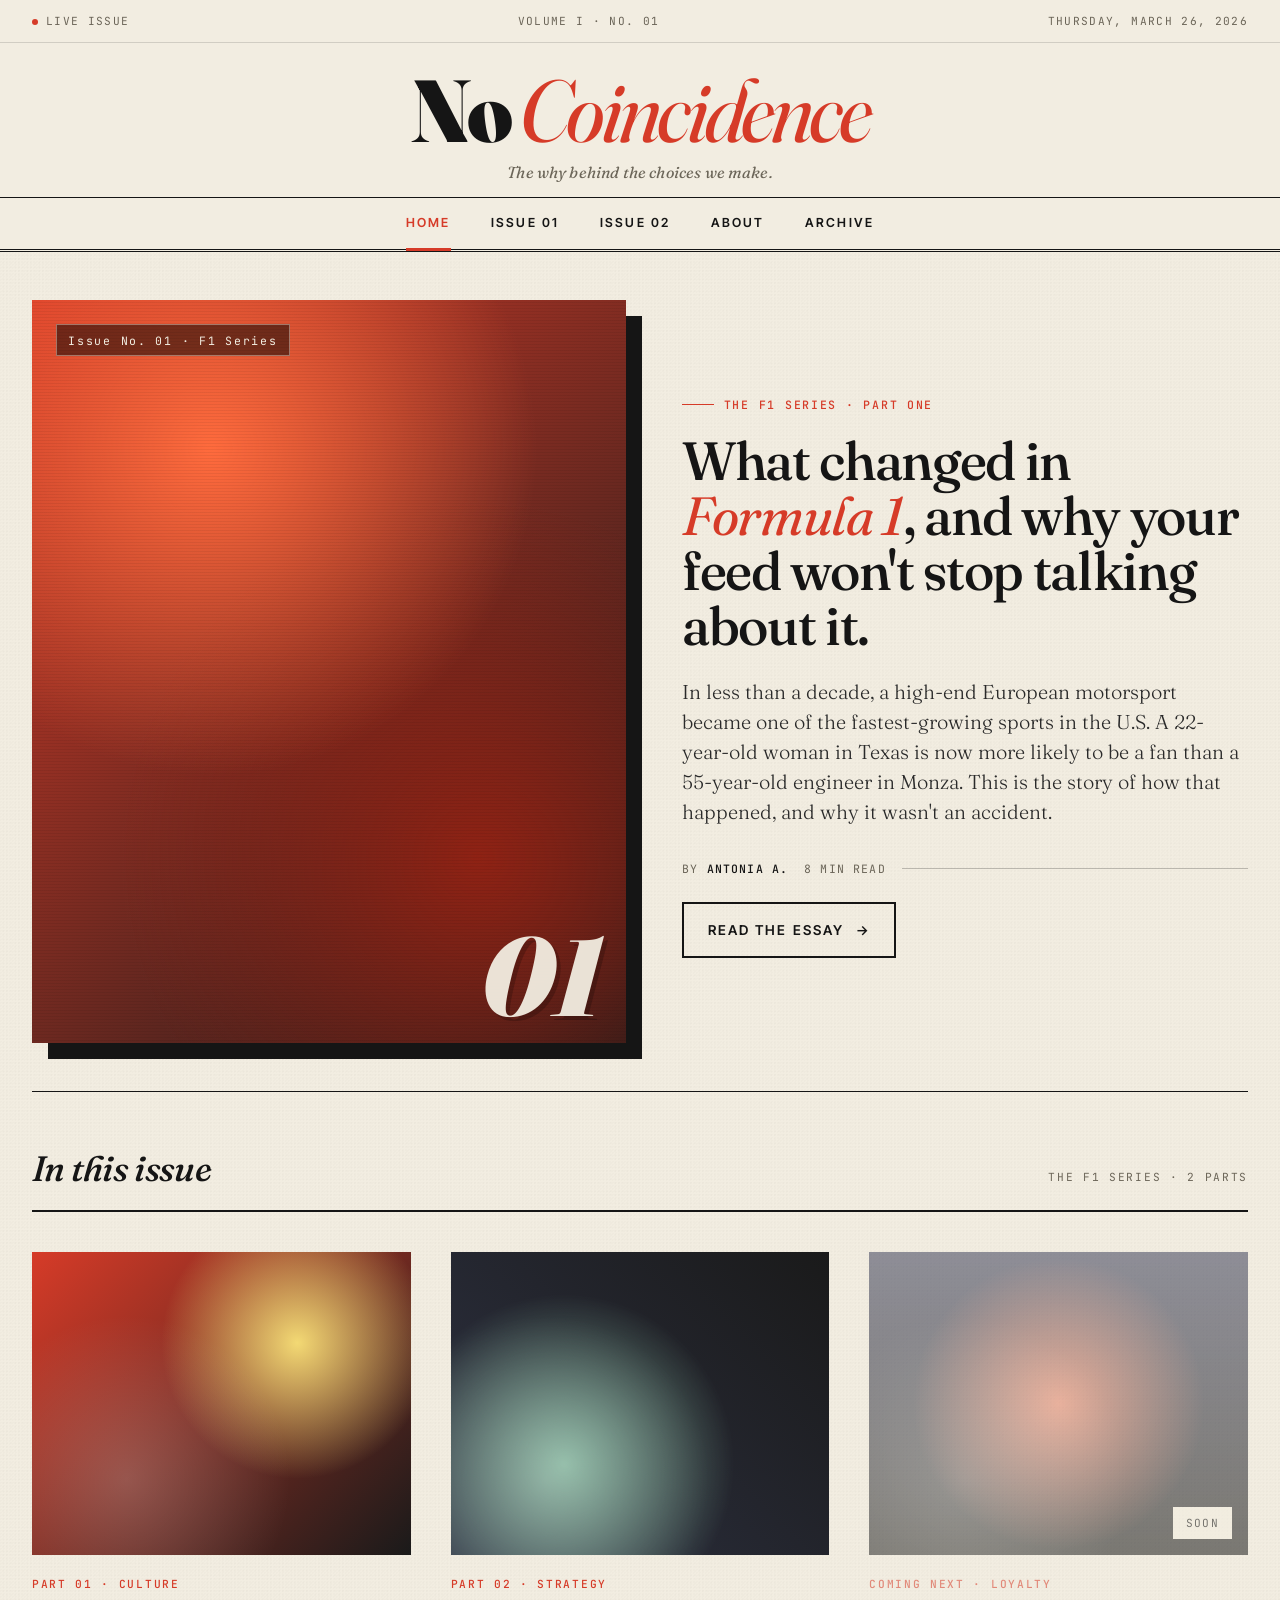
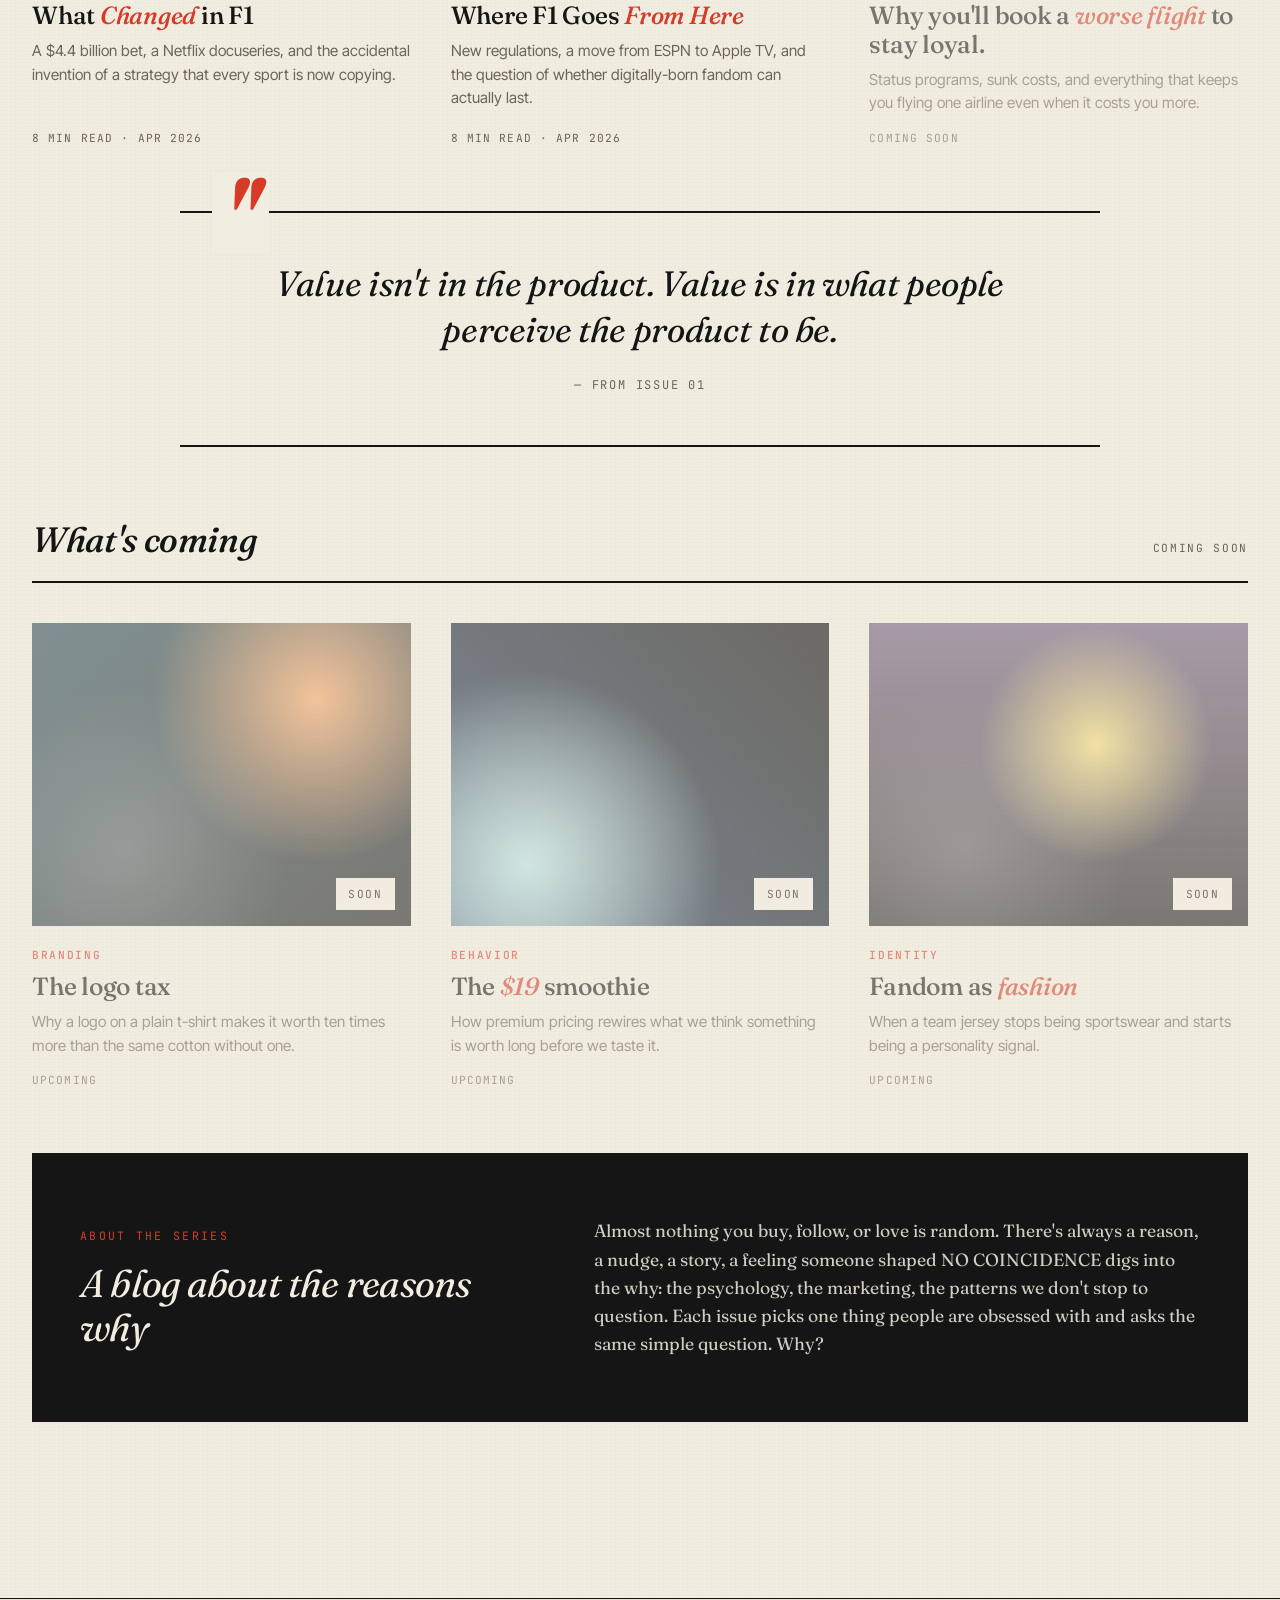
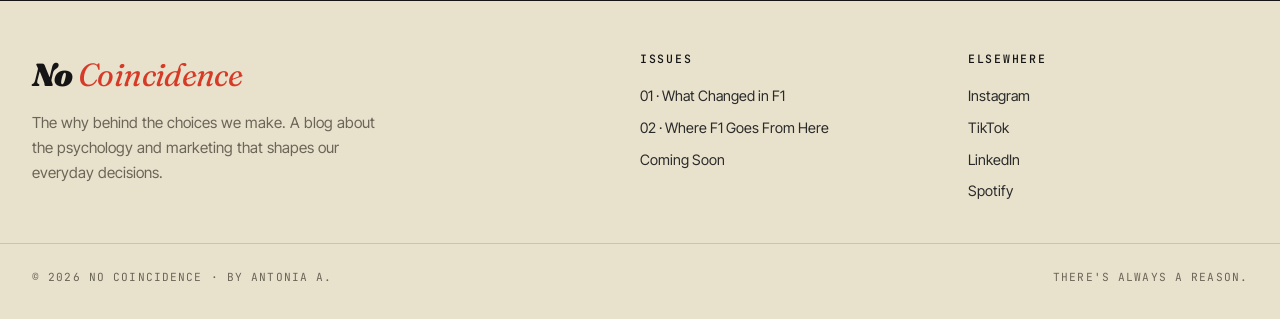
<file: index.html>
<!DOCTYPE html>
<html lang="en">
<head>
  <meta charset="UTF-8">
  <meta name="viewport" content="width=device-width, initial-scale=1.0">
  <title>NO COINCIDENCE — The why behind the choices we make</title>
  <meta name="description" content="NO COINCIDENCE is a blog about the psychology, marketing, and patterns behind our everyday decisions. Why we buy, what we follow, and the behaviors we never stop to question.">
  <link rel="stylesheet" href="styles.css">
  <link rel="icon" href="data:image/svg+xml,<svg xmlns=%22http://www.w3.org/2000/svg%22 viewBox=%220 0 100 100%22><text y=%22.9em%22 font-size=%2290%22>◉</text></svg>">
</head>
<body>

  <!-- MASTHEAD -->
  <header class="masthead">
    <div class="masthead-top">
      <div class="date-line">
        <span><span class="dot"></span>LIVE ISSUE</span>
      </div>
      <div>Volume I · No. 01</div>
      <div class="date-line">
        <span>Thursday, March 26, 2026</span>
      </div>
    </div>
    <div class="masthead-logo">
      <h1><a href="index.html">No <em>Coincidence</em></a></h1>
      <p class="masthead-tagline">The why behind the choices we make.</p>
    </div>
    <nav class="nav">
      <a href="index.html" class="active">Home</a>
      <a href="episode-1.html">Issue 01</a>
      <a href="episode-2.html">Issue 02</a>
      <a href="#about">About</a>
      <a href="#archive">Archive</a>
    </nav>
  </header>

  <main class="container">

    <!-- LEAD STORY -->
    <section class="lead-story">
      <div class="lead-image">
        <div class="issue-stamp">Issue No. 01 · F1 Series</div>
        <div class="issue-number">01</div>
      </div>
      <div class="lead-content">
        <div class="kicker">The F1 Series · Part One</div>
        <h2>What changed in <em>Formula 1</em>, and why your feed won't stop talking about it.</h2>
        <p class="dek">
          In less than a decade, a high-end European motorsport became one of the fastest-growing sports
          in the U.S. A 22-year-old woman in Texas is now more likely to be a fan than a 55-year-old
          engineer in Monza. This is the story of how that happened, and why it wasn't an accident.
        </p>
        <div class="byline">
          <span>By <strong>Antonia A.</strong></span>
          <span>8 min read</span>
        </div>
        <a href="episode-1.html" class="read-link">
          Read the essay <span class="arrow">→</span>
        </a>
      </div>
    </section>

    <!-- FEATURED / CURRENT ISSUE -->
    <section>
      <div class="section-header">
        <h3>In this issue</h3>
        <div class="section-meta">The F1 Series · 2 Parts</div>
      </div>

      <div class="article-grid">

        <a href="episode-1.html" class="article-card">
          <div class="thumb thumb-1"></div>
          <div class="category-tag">Part 01 · Culture</div>
          <h4>What <em>Changed</em> in F1</h4>
          <p>A $4.4 billion bet, a Netflix docuseries, and the accidental invention of a strategy that every sport is now copying.</p>
          <div class="meta">8 Min Read · Apr 2026</div>
        </a>

        <a href="episode-2.html" class="article-card">
          <div class="thumb thumb-2"></div>
          <div class="category-tag">Part 02 · Strategy</div>
          <h4>Where F1 Goes <em>From Here</em></h4>
          <p>New regulations, a move from ESPN to Apple TV, and the question of whether digitally-born fandom can actually last.</p>
          <div class="meta">8 Min Read · Apr 2026</div>
        </a>

        <div class="article-card placeholder">
          <div class="thumb thumb-3"></div>
          <div class="category-tag">Coming Next · Loyalty</div>
          <h4>Why you'll book a <em>worse flight</em> to stay loyal.</h4>
          <p>Status programs, sunk costs, and everything that keeps you flying one airline even when it costs you more.</p>
          <div class="meta">Coming Soon</div>
        </div>

      </div>
    </section>

    <!-- PULL QUOTE -->
    <section class="pull-quote">
      <blockquote>
        Value isn't in the product. Value is in what people perceive the product to be.
      </blockquote>
      <cite>— From Issue 01</cite>
    </section>

    <!-- UPCOMING TOPICS -->
    <section id="archive">
      <div class="section-header">
        <h3>What's coming</h3>
        <div class="section-meta">Coming Soon</div>
      </div>

      <div class="article-grid">
        <div class="article-card placeholder">
          <div class="thumb thumb-4"></div>
          <div class="category-tag">Branding</div>
          <h4>The logo tax</h4>
          <p>Why a logo on a plain t-shirt makes it worth ten times more than the same cotton without one.</p>
          <div class="meta">Upcoming</div>
        </div>

        <div class="article-card placeholder">
          <div class="thumb thumb-5"></div>
          <div class="category-tag">Behavior</div>
          <h4>The <em>$19</em> smoothie</h4>
          <p>How premium pricing rewires what we think something is worth long before we taste it.</p>
          <div class="meta">Upcoming</div>
        </div>

        <div class="article-card placeholder">
          <div class="thumb thumb-6"></div>
          <div class="category-tag">Identity</div>
          <h4>Fandom as <em>fashion</em></h4>
          <p>When a team jersey stops being sportswear and starts being a personality signal.</p>
          <div class="meta">Upcoming</div>
        </div>
      </div>
    </section>

    <!-- ABOUT -->
    <section id="about" class="about-block">
      <div>
        <div class="label">About the Series</div>
        <h3>A blog about the reasons why</h3>
      </div>
      <div>
        <p>
          Almost nothing you buy, follow, or love is random. There's always a reason, a nudge, a story,
          a feeling someone shaped NO COINCIDENCE digs into the why: the psychology, the marketing,
          the patterns we don't stop to question. Each issue picks one thing people are obsessed with and
          asks the same simple question. Why?
        </p>
      </div>
    </section>

  </main>

  <!-- FOOTER -->
  <footer class="site-footer">
    <div class="footer-inner">
      <div>
        <h4>No <em style="color: var(--accent); font-weight: 400;">Coincidence</em></h4>
        <p>The why behind the choices we make. A blog about the psychology and marketing that shapes our everyday decisions.</p>
      </div>
      <div>
        <h5>Issues</h5>
        <ul>
          <li><a href="episode-1.html">01 · What Changed in F1</a></li>
          <li><a href="episode-2.html">02 · Where F1 Goes From Here</a></li>
          <li><a href="#archive">Coming Soon</a></li>
        </ul>
      </div>
      <div>
        <h5>Elsewhere</h5>
        <ul>
          <li><a href="#">Instagram</a></li>
          <li><a href="#">TikTok</a></li>
          <li><a href="#">LinkedIn</a></li>
          <li><a href="#">Spotify</a></li>
        </ul>
      </div>
    </div>
    <div class="footer-colophon">
      <div>© 2026 No Coincidence · By Antonia A.</div>
      <div>There's always a reason.</div>
    </div>
  </footer>

</body>
</html>
</file>
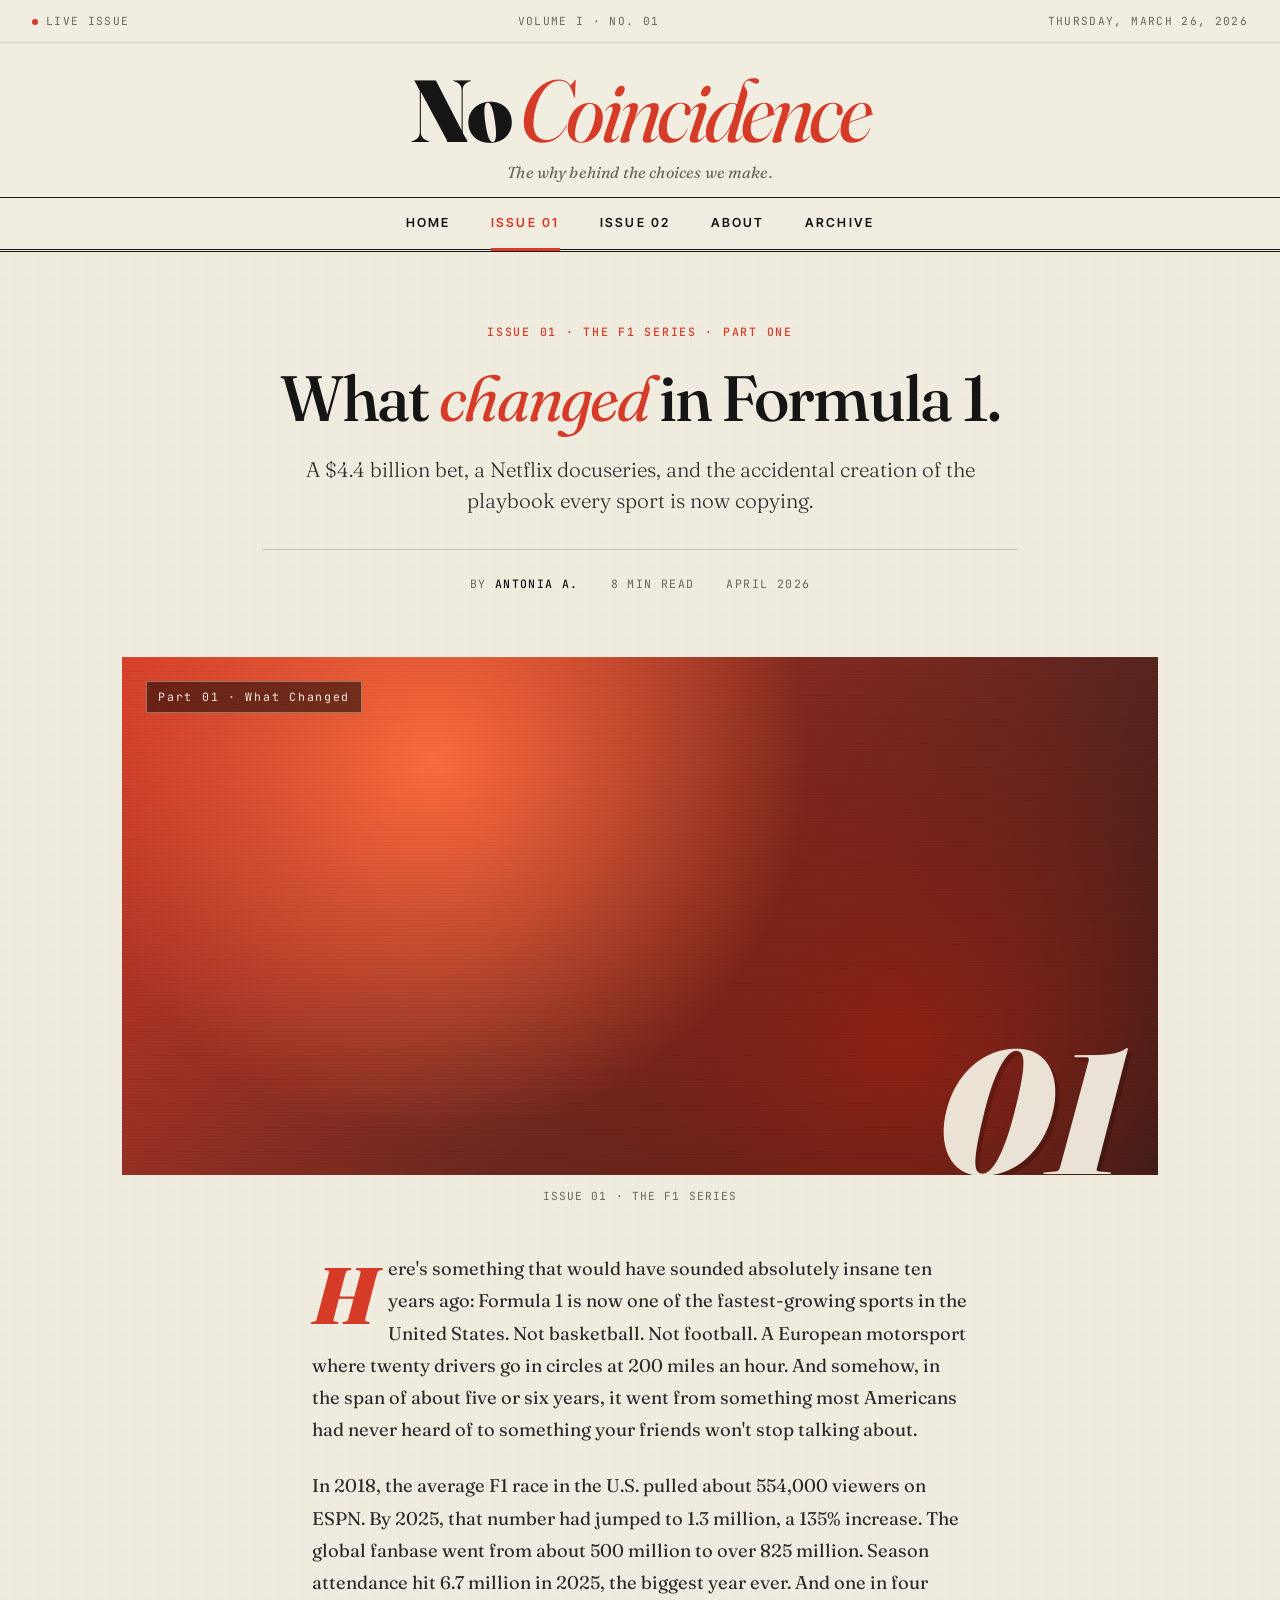
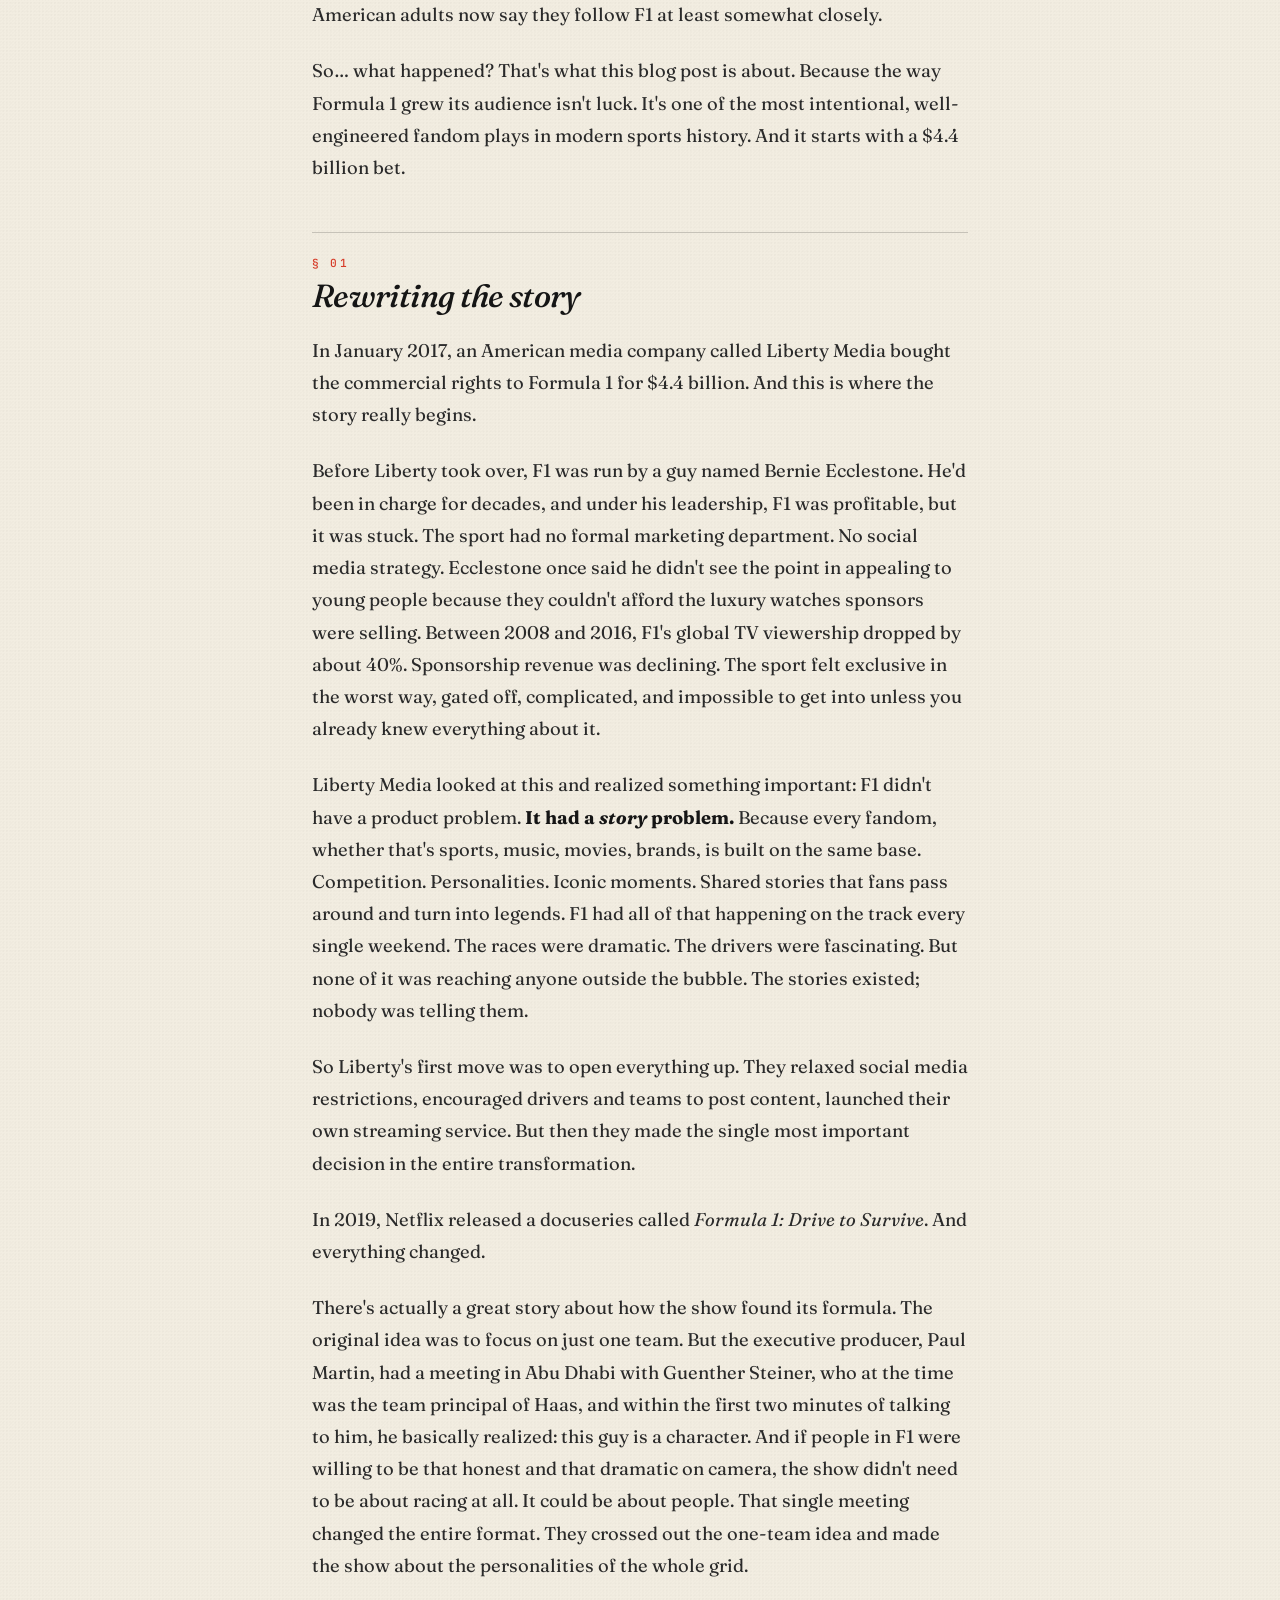
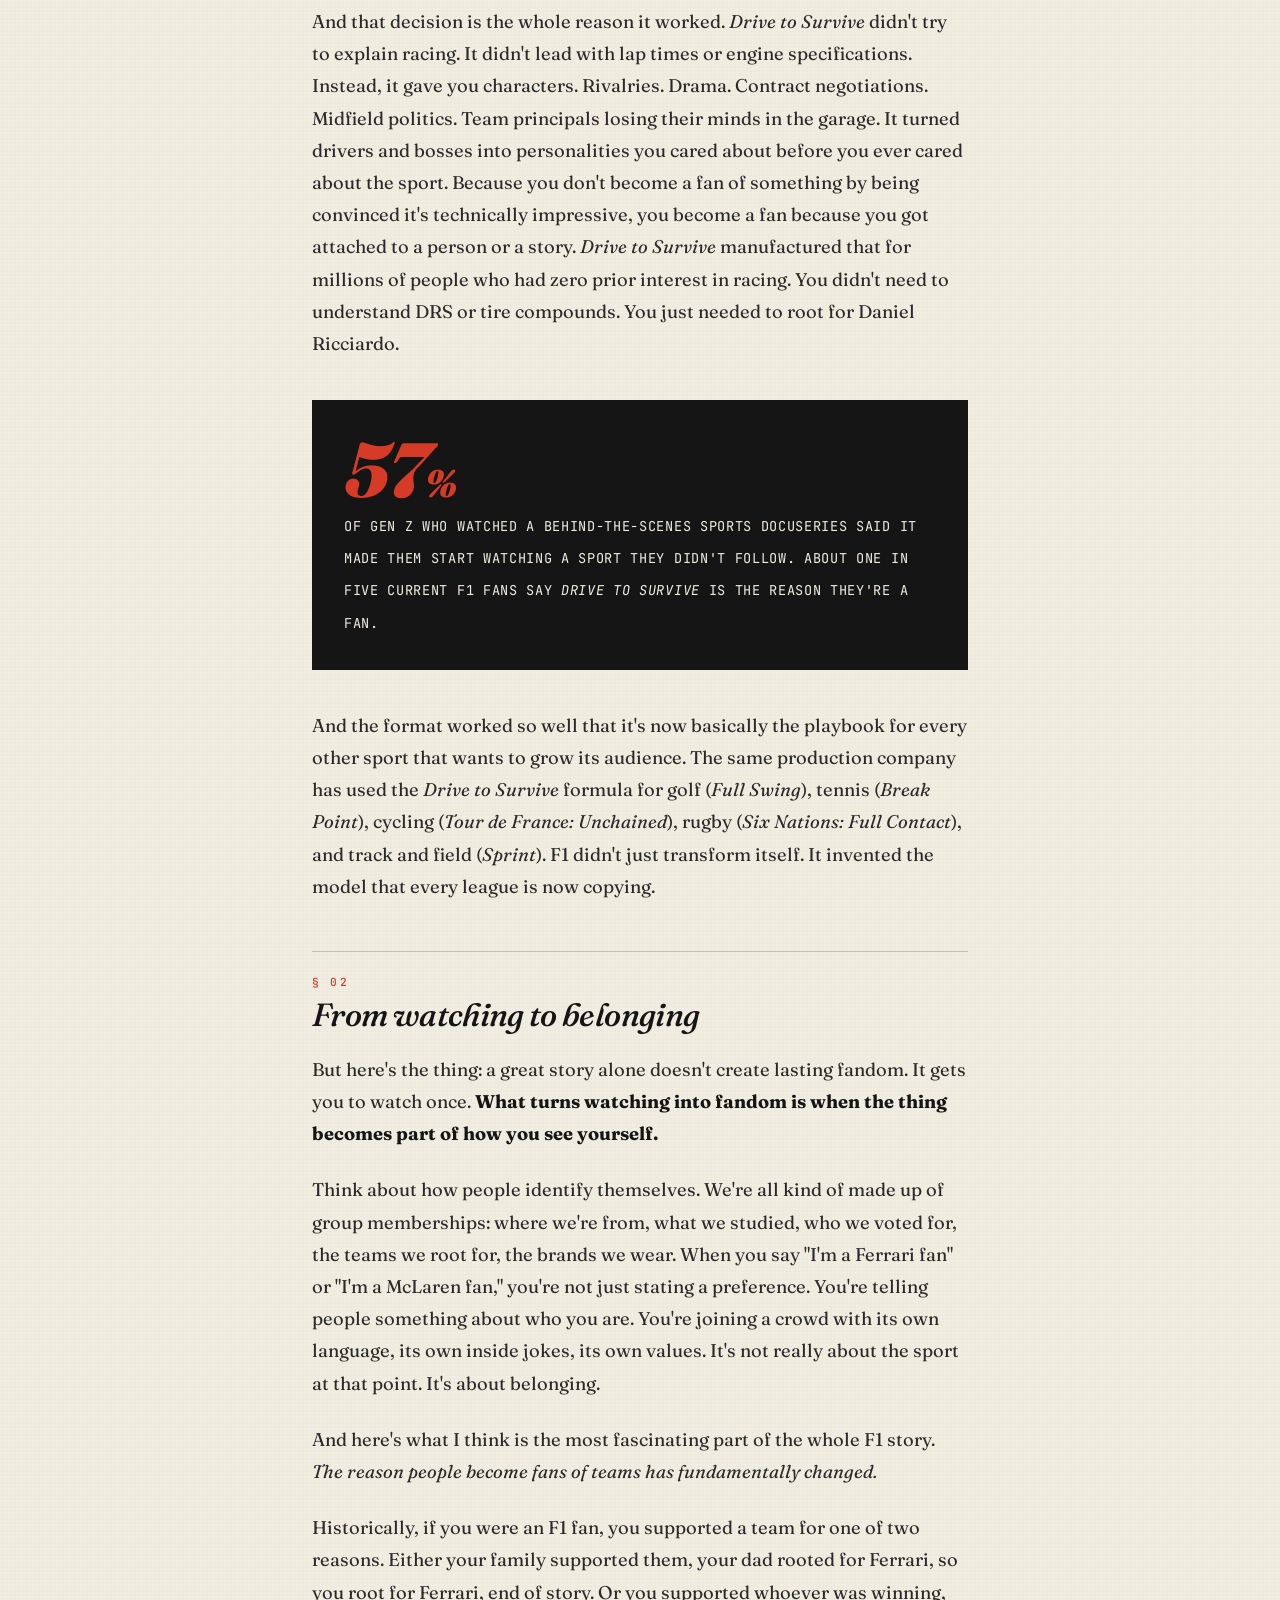
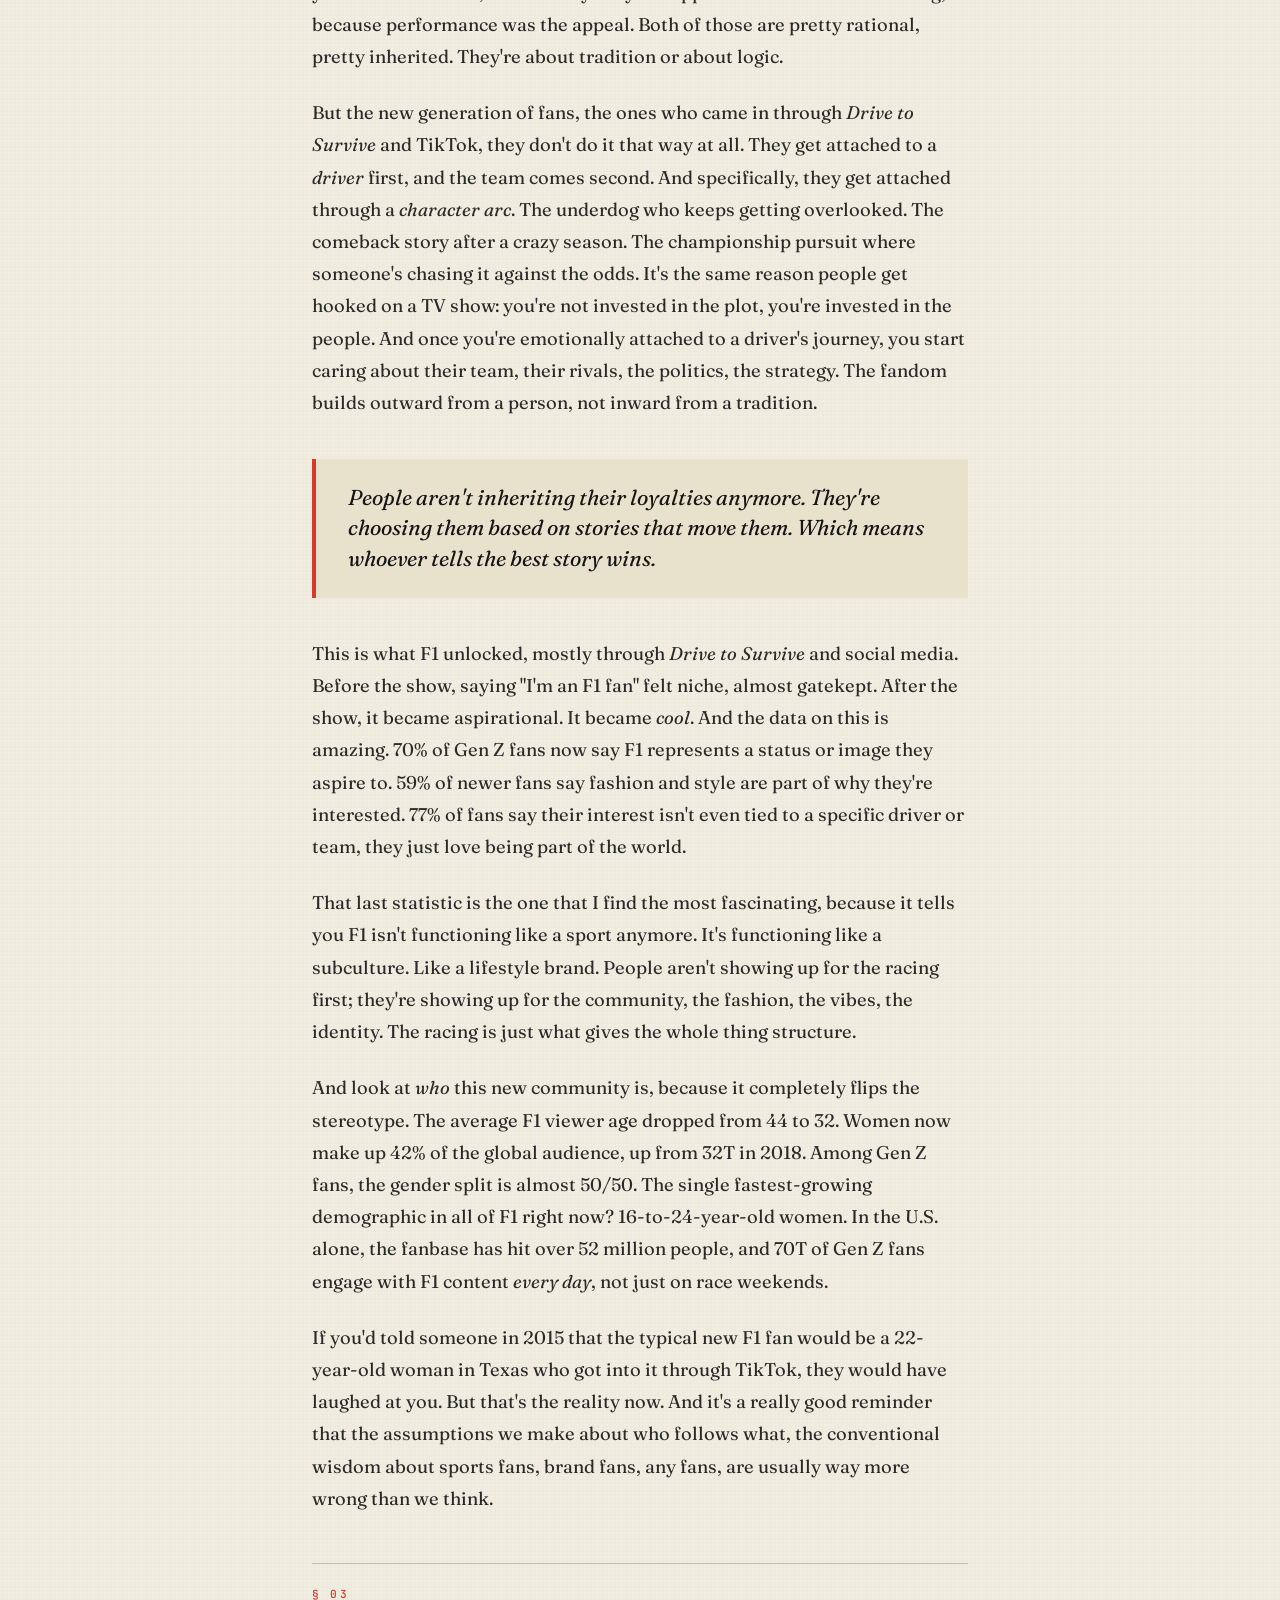
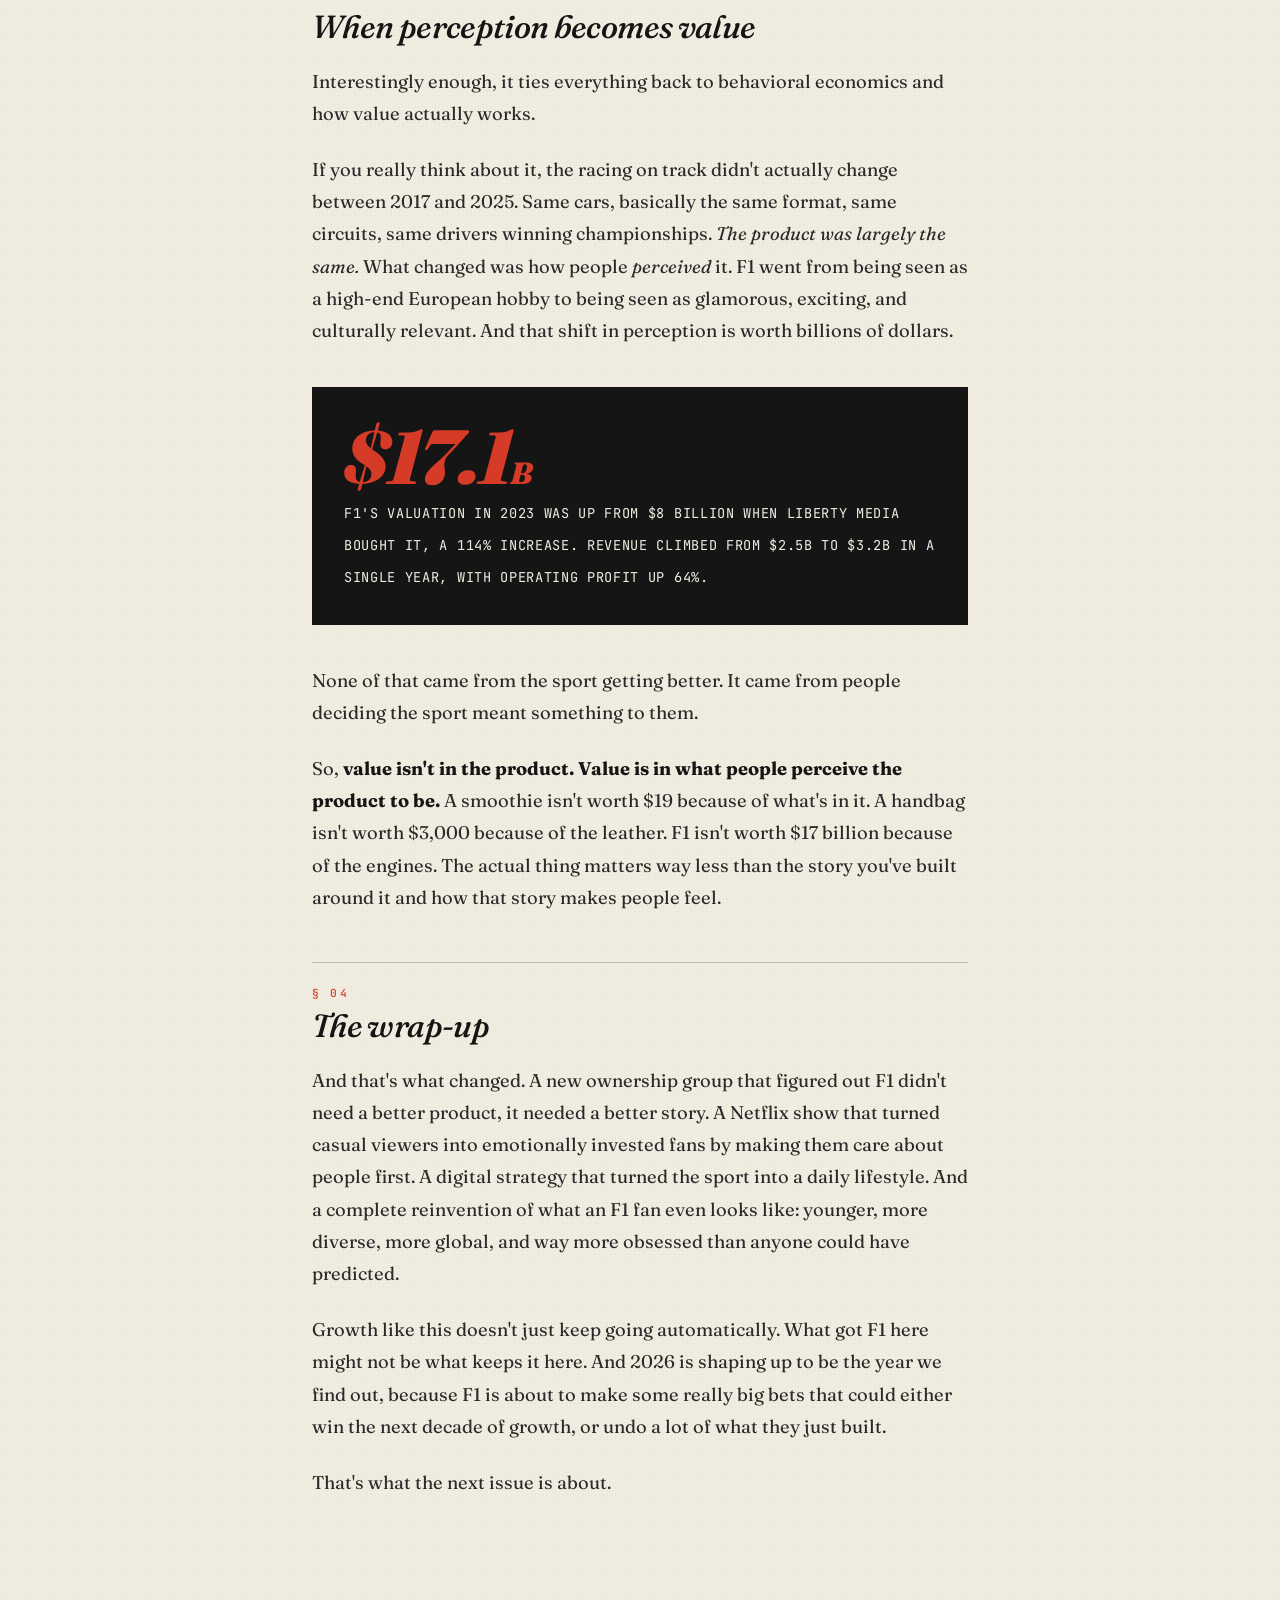
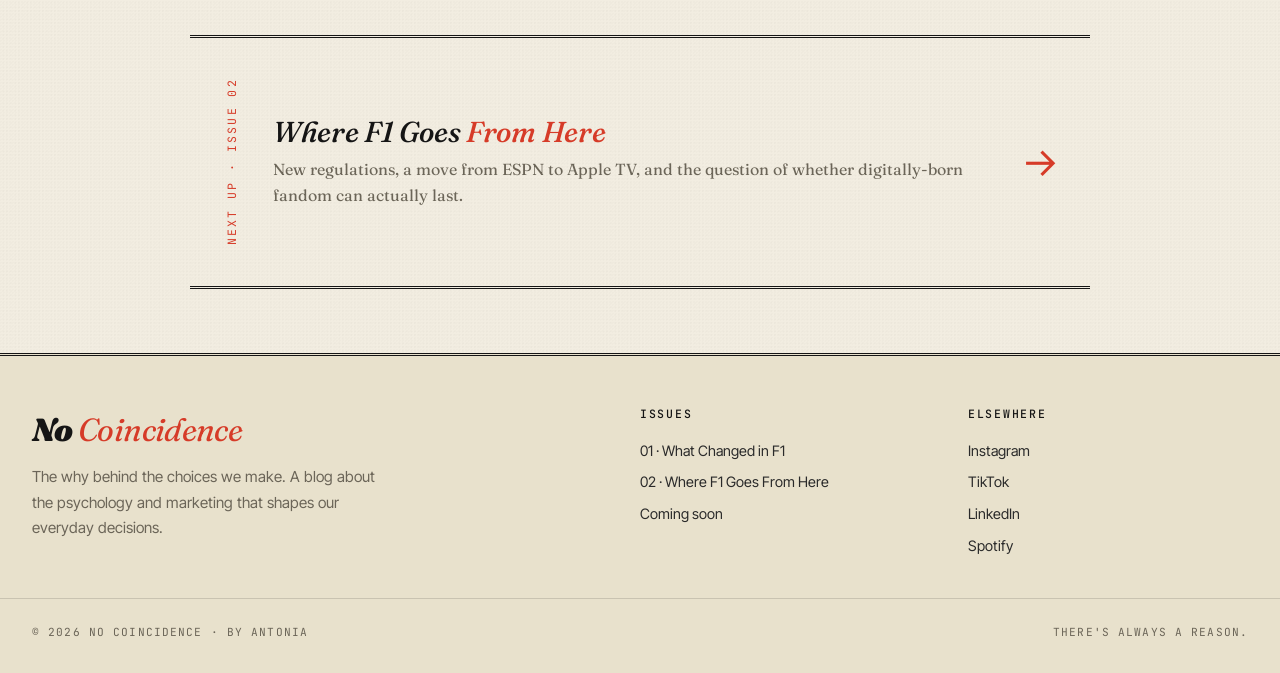
<file: episode-1.html>
<!DOCTYPE html>
<html lang="en">
<head>
  <meta charset="UTF-8">
  <meta name="viewport" content="width=device-width, initial-scale=1.0">
  <title>What Changed in F1 — No Coincidence</title>
  <meta name="description" content="How a $4.4 billion bet, a Netflix docuseries, and a complete rewrite of the story turned Formula 1 into one of the fastest-growing sports in the world.">
  <link rel="stylesheet" href="styles.css">
  <link rel="icon" href="data:image/svg+xml,<svg xmlns=%22http://www.w3.org/2000/svg%22 viewBox=%220 0 100 100%22><text y=%22.9em%22 font-size=%2290%22>◉</text></svg>">
</head>
<body>

  <!-- MASTHEAD -->
  <header class="masthead">
    <div class="masthead-top">
      <div class="date-line">
        <span><span class="dot"></span>LIVE ISSUE</span>
      </div>
      <div>Volume I · No. 01</div>
      <div class="date-line">
        <span>Thursday, March 26, 2026</span>
      </div>
    </div>
    <div class="masthead-logo">
      <h1><a href="index.html">No <em>Coincidence</em></a></h1>
      <p class="masthead-tagline">The why behind the choices we make.</p>
    </div>
    <nav class="nav">
      <a href="index.html">Home</a>
      <a href="episode-1.html" class="active">Issue 01</a>
      <a href="episode-2.html">Issue 02</a>
      <a href="index.html#about">About</a>
      <a href="index.html#archive">Archive</a>
    </nav>
  </header>

  <!-- ARTICLE HERO -->
  <section class="article-hero">
    <div class="kicker">Issue 01 · The F1 Series · Part One</div>
    <h1>What <em>changed</em> in Formula 1.</h1>
    <p class="dek">
      A $4.4 billion bet, a Netflix docuseries, and the accidental creation of
      the playbook every sport is now copying.
    </p>
    <div class="article-meta">
      <span>By <strong>Antonia A.</strong></span>
      <span>8 Min Read</span>
      <span>April 2026</span>
    </div>
  </section>

  <!-- FEATURE IMAGE -->
  <div class="article-feature-image">
    <div class="inner lead-image" style="aspect-ratio: 16/8; box-shadow: none;">
      <div class="issue-stamp">Part 01 · What Changed</div>
      <div class="issue-number" style="font-size: 11rem; bottom: -1rem; right: 2rem;">01</div>
    </div>
    <p class="caption">Issue 01 · The F1 Series</p>
  </div>

  <!-- ARTICLE BODY -->
  <article class="article-body">

    <p>
      Here's something that would have sounded absolutely insane ten years ago: Formula 1 is now
      one of the fastest-growing sports in the United States. Not basketball. Not football. A
      European motorsport where twenty drivers go in circles at 200 miles an hour. And somehow,
      in the span of about five or six years, it went from something most Americans had never heard
      of to something your friends won't stop talking about.
    </p>

    <p>
      In 2018, the average F1 race in the U.S. pulled about 554,000 viewers on ESPN. By 2025, that
      number had jumped to 1.3 million, a 135% increase. The global fanbase went from about
      500 million to over 825 million. Season attendance hit 6.7 million in 2025, the biggest year
      ever. And one in four American adults now say they follow F1 at least somewhat closely.
    </p>

    <p>
      So… what happened? That's what this blog post is about. Because the way Formula 1 grew its audience
      isn't luck. It's one of the most intentional, well-engineered fandom plays in modern sports
      history. And it starts with a $4.4 billion bet.
    </p>

    <h2><span class="section-num">§ 01</span>Rewriting the story</h2>

    <p>
      In January 2017, an American media company called Liberty Media bought the commercial rights
      to Formula 1 for $4.4 billion. And this is where the story really begins.
    </p>

    <p>
      Before Liberty took over, F1 was run by a guy named Bernie Ecclestone. He'd been in charge
      for decades, and under his leadership, F1 was profitable, but it was stuck. The sport had
      no formal marketing department. No social media strategy. Ecclestone once said he didn't see
      the point in appealing to young people because they couldn't afford the luxury watches sponsors
      were selling. Between 2008 and 2016, F1's global TV viewership dropped by about 40%.
      Sponsorship revenue was declining. The sport felt exclusive in the worst way, gated off,
      complicated, and impossible to get into unless you already knew everything about it.
    </p>

    <p>
      Liberty Media looked at this and realized something important: F1 didn't have a product problem.
      <strong>It had a <em>story</em> problem.</strong> Because every fandom, whether that's sports, music, movies,
      brands, is built on the same base. Competition. Personalities. Iconic moments. Shared
      stories that fans pass around and turn into legends. F1 had all of that happening on the track
      every single weekend. The races were dramatic. The drivers were fascinating. But none of it was
      reaching anyone outside the bubble. The stories existed; nobody was telling them.
    </p>

    <p>
      So Liberty's first move was to open everything up. They relaxed social media restrictions,
      encouraged drivers and teams to post content, launched their own streaming service. But then
      they made the single most important decision in the entire transformation.
    </p>

    <p>
      In 2019, Netflix released a docuseries called <em>Formula 1: Drive to Survive</em>. And
      everything changed.
    </p>

    <p>
      There's actually a great story about how the show found its formula. The original idea
      was to focus on just one team. But the executive producer, Paul Martin, had a meeting in Abu
      Dhabi with Guenther Steiner, who at the time was the team principal of Haas, and within the
      first two minutes of talking to him, he basically realized: this guy is a character. And if
      people in F1 were willing to be that honest and that dramatic on camera, the show didn't need
      to be about racing at all. It could be about people. That single meeting changed the entire
      format. They crossed out the one-team idea and made the show about the personalities of the
      whole grid.
    </p>

    <p>
      And that decision is the whole reason it worked. <em>Drive to Survive</em> didn't try to
      explain racing. It didn't lead with lap times or engine specifications. Instead, it gave you characters.
      Rivalries. Drama. Contract negotiations. Midfield politics. Team principals losing their
      minds in the garage. It turned drivers and bosses into personalities you cared about before
      you ever cared about the sport. Because you don't become a fan of something by being convinced
      it's technically impressive, you become a fan because you got attached to a person or a story.
      <em>Drive to Survive</em> manufactured that for millions of people who had zero prior interest
      in racing. You didn't need to understand DRS or tire compounds. You just needed to root for
      Daniel Ricciardo.
    </p>

    <div class="stat-callout">
      <span class="stat-number">57<span style="font-size: 0.5em;">%</span></span>
      <span class="stat-label">
        of Gen Z who watched a behind-the-scenes sports docuseries said it made them start watching
        a sport they didn't follow. About one in five current F1 fans say <em>Drive to Survive</em>
        is the reason they're a fan.
      </span>
    </div>

    <p>
      And the format worked so well that it's now basically the playbook for every other sport that
      wants to grow its audience. The same production company has used the <em>Drive to Survive</em>
      formula for golf (<em>Full Swing</em>), tennis (<em>Break Point</em>), cycling
      (<em>Tour de France: Unchained</em>), rugby (<em>Six Nations: Full Contact</em>), and track
      and field (<em>Sprint</em>). F1 didn't just transform itself. It invented the
      model that every league is now copying.
    </p>

    <h2><span class="section-num">§ 02</span>From watching to belonging</h2>

    <p>
      But here's the thing: a great story alone doesn't create lasting fandom. It gets you to watch
      once. <strong>What turns watching into fandom is when the thing becomes part of how you see
      yourself.</strong>
    </p>

    <p>
      Think about how people identify themselves. We're all kind of made up of group memberships:
      where we're from, what we studied, who we voted for, the teams we root for, the brands we
      wear. When you say "I'm a Ferrari fan" or "I'm a McLaren fan," you're not just stating a
      preference. You're telling people something about who you are. You're joining a crowd with
      its own language, its own inside jokes, its own values. It's not really about the sport at
      that point. It's about belonging.
    </p>

    <p>
      And here's what I think is the most fascinating part of the whole F1 story. <em>The reason
      people become fans of teams has fundamentally changed.</em>
    </p>

    <p>
      Historically, if you were an F1 fan, you supported a team for one of two reasons. Either your
      family supported them, your dad rooted for Ferrari, so you root for Ferrari, end of story.
      Or you supported whoever was winning, because performance was the appeal. Both of those are
      pretty rational, pretty inherited. They're about tradition or about logic.
    </p>

    <p>
      But the new generation of fans, the ones who came in through <em>Drive to Survive</em> and
      TikTok, they don't do it that way at all. They get attached to a <em>driver</em> first, and
      the team comes second. And specifically, they get attached through a <em>character arc</em>.
      The underdog who keeps getting overlooked. The comeback story after a crazy season. The
      championship pursuit where someone's chasing it against the odds. It's the same reason
      people get hooked on a TV show: you're not invested in the plot, you're invested in the
      people. And once you're emotionally attached to a driver's journey, you start caring about
      their team, their rivals, the politics, the strategy. The fandom builds outward from a person,
      not inward from a tradition.
    </p>

    <blockquote>
      People aren't inheriting their loyalties anymore. They're choosing them based on stories that
      move them. Which means whoever tells the best story wins.
    </blockquote>

    <p>
      This is what F1 unlocked, mostly through <em>Drive to Survive</em> and social media. Before
      the show, saying "I'm an F1 fan" felt niche, almost gatekept. After the show, it became
      aspirational. It became <em>cool</em>. And the data on this is amazing. 70% of Gen Z fans
      now say F1 represents a status or image they aspire to. 59% of newer fans say fashion
      and style are part of why they're interested. 77% of fans say their interest isn't
      even tied to a specific driver or team, they just love being part of the world.
    </p>

    <p>
      That last statistic is the one that I find the most fascinating, because it tells you F1 isn't functioning like
      a sport anymore. It's functioning like a subculture. Like a lifestyle brand. People aren't
      showing up for the racing first; they're showing up for the community, the fashion, the
      vibes, the identity. The racing is just what gives the whole thing structure.
    </p>

    <p>
      And look at <em>who</em> this new community is, because it completely flips the stereotype.
      The average F1 viewer age dropped from 44 to 32. Women now make up 42% of the global
      audience, up from 32T in 2018. Among Gen Z fans, the gender split is almost 50/50.
      The single fastest-growing demographic in all of F1 right now? 16-to-24-year-old women. In
      the U.S. alone, the fanbase has hit over 52 million people, and 70T of Gen Z fans
      engage with F1 content <em>every day</em>, not just on race weekends.
    </p>

    <p>
      If you'd told someone in 2015 that the typical new F1 fan would be a 22-year-old woman in
      Texas who got into it through TikTok, they would have laughed at you. But that's the reality
      now. And it's a really good reminder that the assumptions we make about who follows what,
      the conventional wisdom about sports fans, brand fans, any fans, are usually way more wrong
      than we think.
    </p>

    <h2><span class="section-num">§ 03</span>When perception becomes value</h2>

    <p>
      Interestingly enough, it ties everything back to behavioral
      economics and how value actually works.
    </p>

    <p>
      If you really think about it, the racing on track didn't actually change between 2017
      and 2025. Same cars, basically the same format, same circuits, same drivers winning
      championships. <em>The product was largely the same.</em> What changed was how people
      <em>perceived</em> it. F1 went from being seen as a high-end European hobby to being seen as
      glamorous, exciting, and culturally relevant. And that shift in perception is worth billions
      of dollars.
    </p>

    <div class="stat-callout">
      <span class="stat-number">$17.1<span style="font-size: 0.4em;">B</span></span>
      <span class="stat-label">
        F1's valuation in 2023 was up from $8 billion when Liberty Media bought it, a 114% increase.
        Revenue climbed from $2.5B to $3.2B in a single year, with operating profit up 64%.
      </span>
    </div>

    <p>
      None of that came from the sport getting better. It came from people deciding the sport meant
      something to them.
    </p>

    <p>
      So, <strong>value isn't in the product. Value is
      in what people perceive the product to be.</strong> A smoothie isn't worth $19 because of
      what's in it. A handbag isn't worth $3,000 because of the leather. F1 isn't worth $17 billion
      because of the engines. The actual thing matters way less than the story you've built around
      it and how that story makes people feel.
    </p>

    <h2><span class="section-num">§ 04</span>The wrap-up</h2>

    <p>
      And that's what changed. A new ownership group that figured out F1 didn't need a
      better product, it needed a better story. A Netflix show that turned casual viewers into
      emotionally invested fans by making them care about people first. A digital strategy that
      turned the sport into a daily lifestyle. And a complete reinvention of what an F1 fan even
      looks like: younger, more diverse, more global, and way more obsessed than anyone could
      have predicted.
    </p>

    <p>
      Growth like this doesn't just keep going automatically. What got F1
      here might not be what keeps it here. And 2026 is shaping up to be the year we find out,
      because F1 is about to make some really big bets that could either win the next decade
      of growth, or undo a lot of what they just built.
    </p>

    <p>
      That's what the next issue is about.
    </p>

  </article>

  <!-- NEXT ARTICLE -->
  <a href="episode-2.html" class="next-article">
    <div class="label">Next Up · Issue 02</div>
    <div>
      <h3>Where F1 Goes <em style="color: var(--accent);">From Here</em></h3>
      <p style="color: var(--muted); font-family: 'Fraunces', serif; margin-top: 0.5rem; font-size: 1rem;">
        New regulations, a move from ESPN to Apple TV, and the question of whether digitally-born
        fandom can actually last.
      </p>
    </div>
    <div class="arrow-big">→</div>
  </a>

  <!-- FOOTER -->
  <footer class="site-footer">
    <div class="footer-inner">
      <div>
        <h4>No <em style="color: var(--accent); font-weight: 400;">Coincidence</em></h4>
        <p>The why behind the choices we make. A blog about the psychology and marketing that shapes our everyday decisions.</p>
      </div>
      <div>
        <h5>Issues</h5>
        <ul>
          <li><a href="episode-1.html">01 · What Changed in F1</a></li>
          <li><a href="episode-2.html">02 · Where F1 Goes From Here</a></li>
          <li><a href="index.html#archive">Coming soon</a></li>
        </ul>
      </div>
      <div>
        <h5>Elsewhere</h5>
        <ul>
          <li><a href="#">Instagram</a></li>
          <li><a href="#">TikTok</a></li>
          <li><a href="#">LinkedIn</a></li>
          <li><a href="#">Spotify</a></li>
        </ul>
      </div>
    </div>
    <div class="footer-colophon">
      <div>© 2026 No Coincidence · By Antonia</div>
      <div>There's always a reason.</div>
    </div>
  </footer>

</body>
</html>
</file>
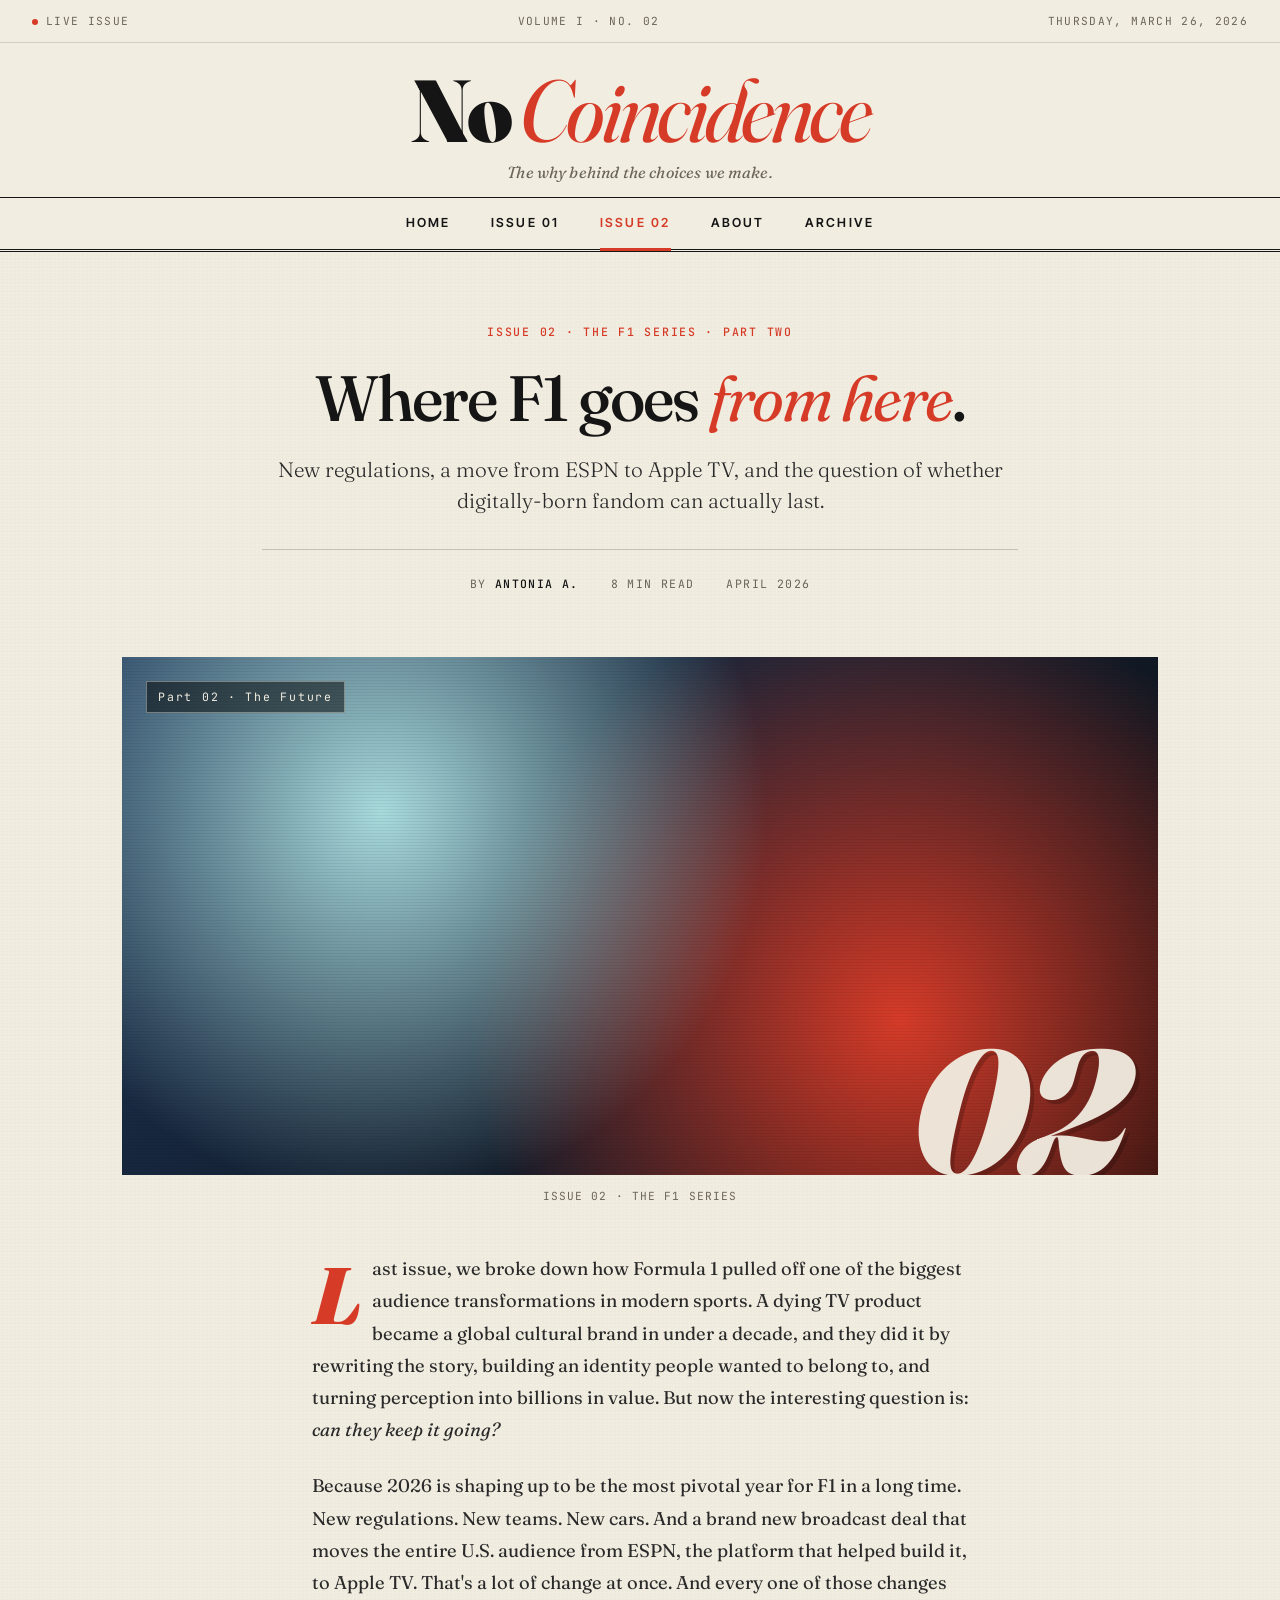
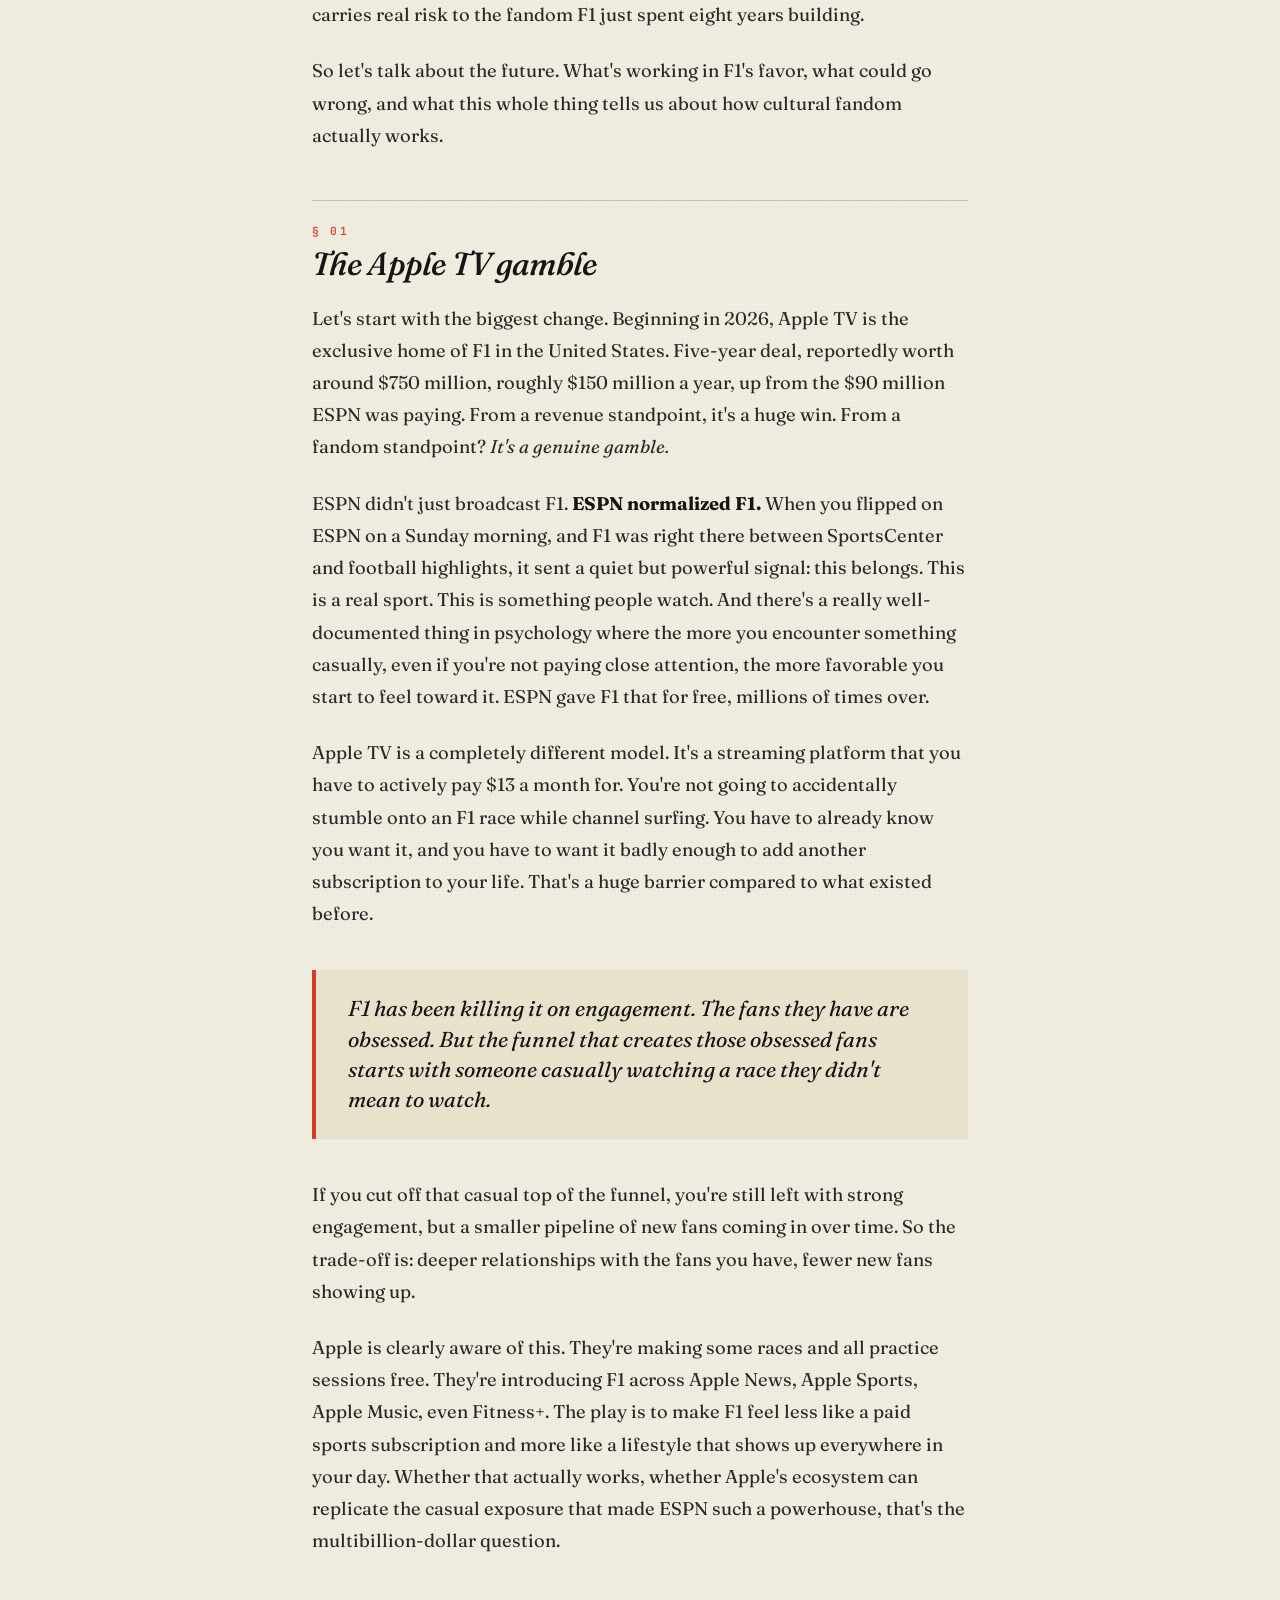
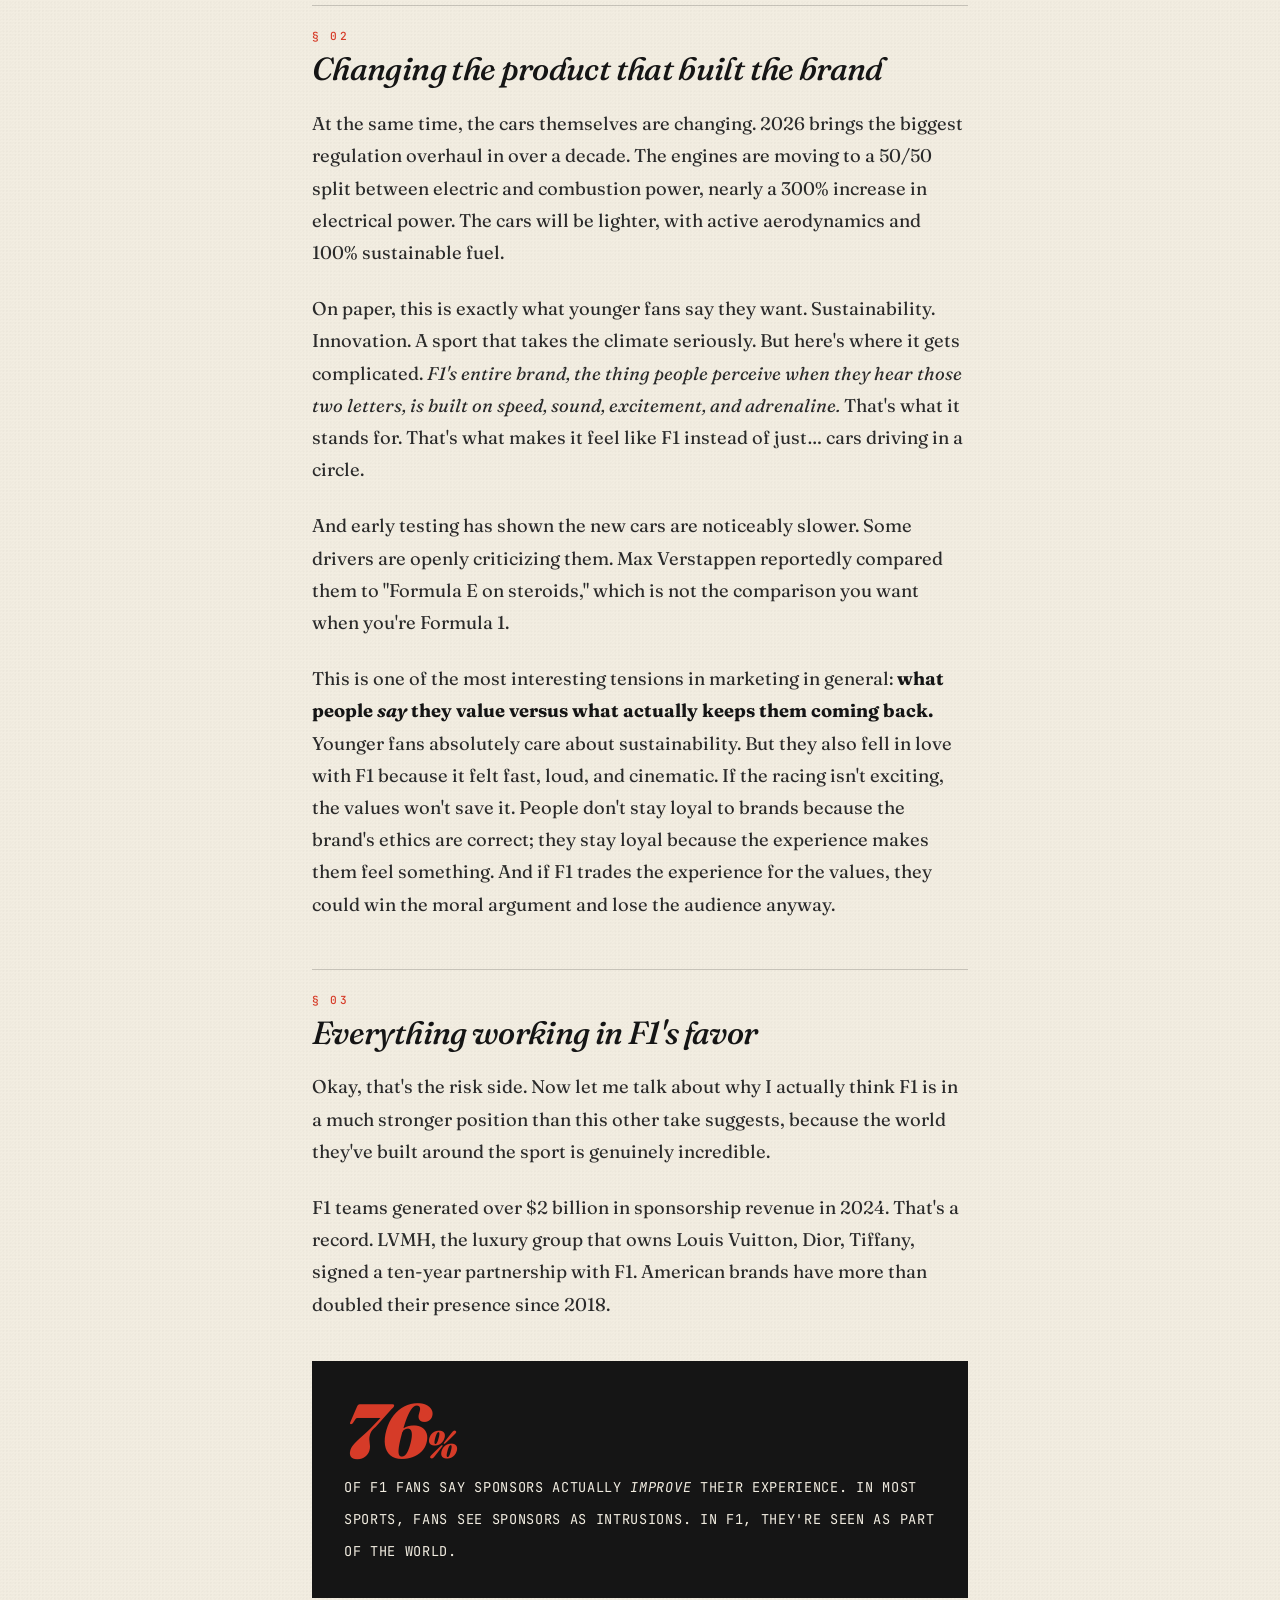
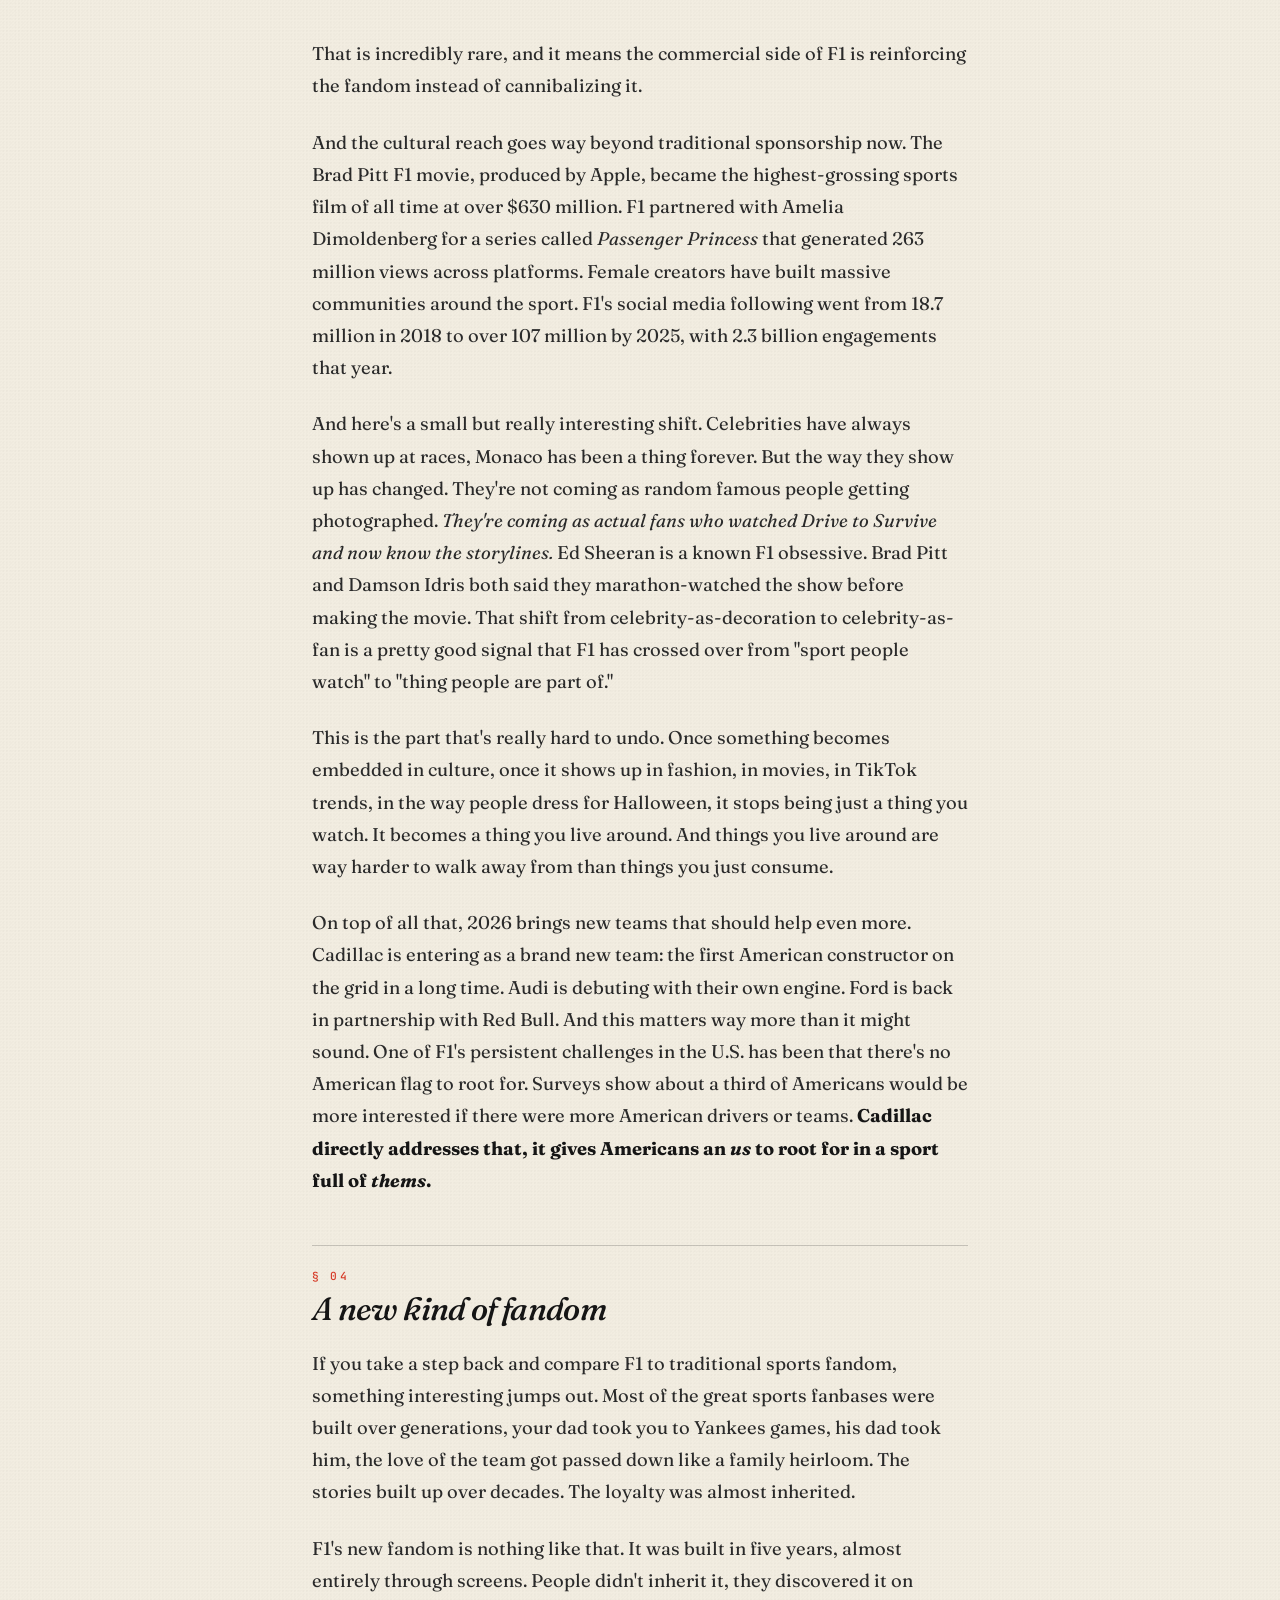
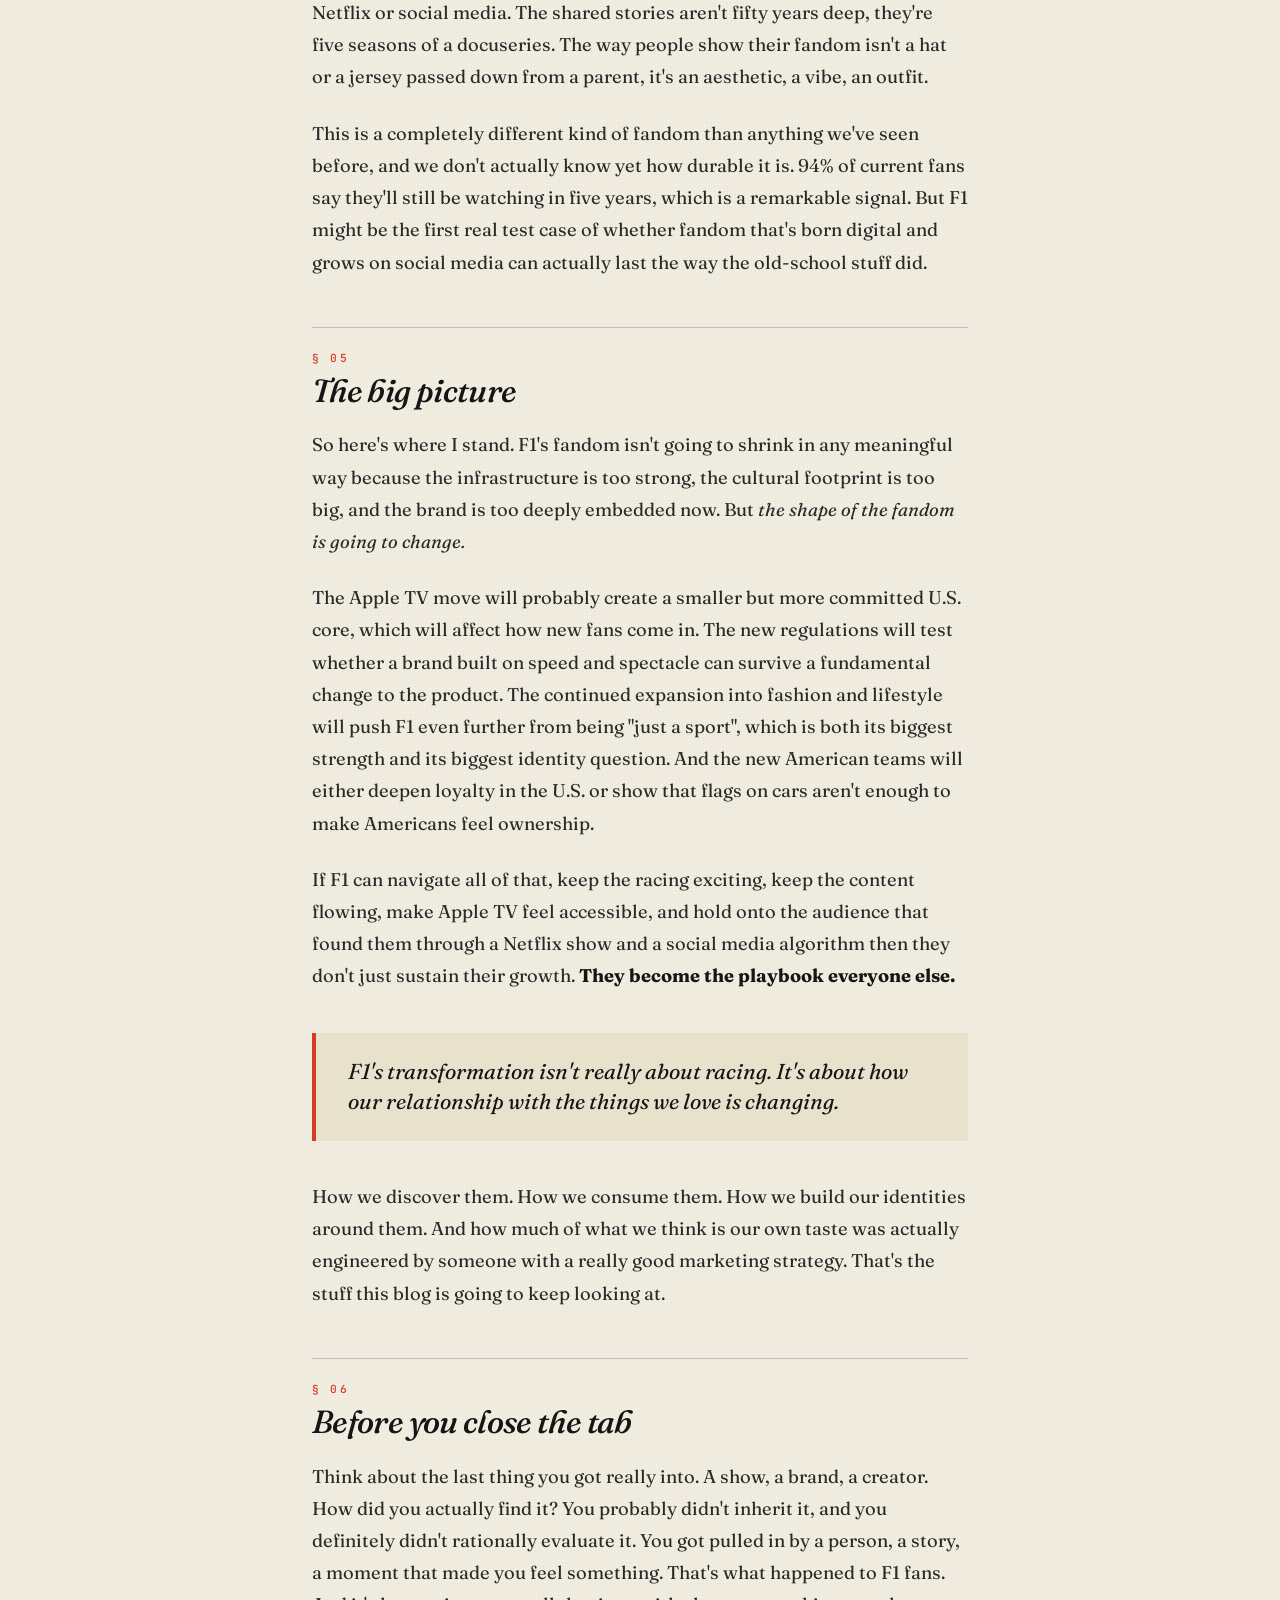
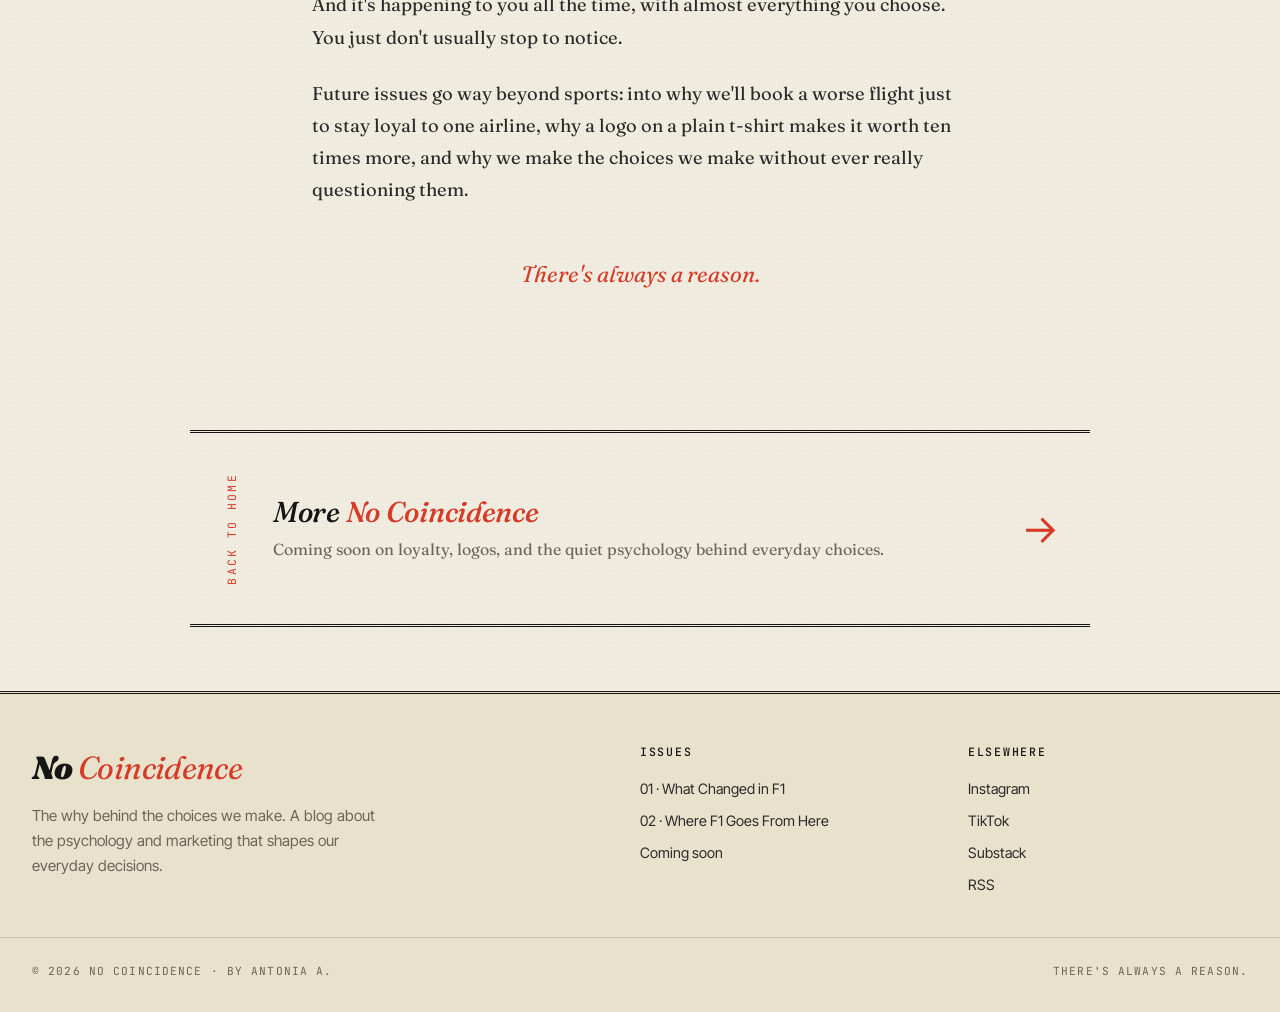
<file: episode-2.html>
<!DOCTYPE html>
<html lang="en">
<head>
  <meta charset="UTF-8">
  <meta name="viewport" content="width=device-width, initial-scale=1.0">
  <title>Where F1 Goes From Here — No Coincidence</title>
  <meta name="description" content="New regulations, a move from ESPN to Apple TV, and the question of whether digitally-born fandom can actually last.">
  <link rel="stylesheet" href="styles.css">
  <link rel="icon" href="data:image/svg+xml,<svg xmlns=%22http://www.w3.org/2000/svg%22 viewBox=%220 0 100 100%22><text y=%22.9em%22 font-size=%2290%22>◉</text></svg>">
</head>
<body>

  <!-- MASTHEAD -->
  <header class="masthead">
    <div class="masthead-top">
      <div class="date-line">
        <span><span class="dot"></span>LIVE ISSUE</span>
      </div>
      <div>Volume I · No. 02</div>
      <div class="date-line">
        <span>Thursday, March 26, 2026</span>
      </div>
    </div>
    <div class="masthead-logo">
      <h1><a href="index.html">No <em>Coincidence</em></a></h1>
      <p class="masthead-tagline">The why behind the choices we make.</p>
    </div>
    <nav class="nav">
      <a href="index.html">Home</a>
      <a href="episode-1.html">Issue 01</a>
      <a href="episode-2.html" class="active">Issue 02</a>
      <a href="index.html#about">About</a>
      <a href="index.html#archive">Archive</a>
    </nav>
  </header>

  <!-- ARTICLE HERO -->
  <section class="article-hero">
    <div class="kicker">Issue 02 · The F1 Series · Part Two</div>
    <h1>Where F1 goes <em>from here</em>.</h1>
    <p class="dek">
      New regulations, a move from ESPN to Apple TV, and the question of whether
      digitally-born fandom can actually last.
    </p>
    <div class="article-meta">
      <span>By <strong>Antonia A.</strong></span>
      <span>8 Min Read</span>
      <span>April 2026</span>
    </div>
  </section>

  <!-- FEATURE IMAGE -->
  <div class="article-feature-image">
    <div class="inner lead-image" style="aspect-ratio: 16/8; box-shadow: none;
      background:
        radial-gradient(circle at 25% 30%, #a8dadc 0%, transparent 45%),
        radial-gradient(circle at 75% 70%, #d63b28 0%, transparent 50%),
        linear-gradient(135deg, #1d3557 0%, #0a0a0a 100%);">
      <div class="issue-stamp">Part 02 · The Future</div>
      <div class="issue-number" style="font-size: 11rem; bottom: -1rem; right: 2rem;">02</div>
    </div>
    <p class="caption">Issue 02 · The F1 Series</p>
  </div>

  <!-- ARTICLE BODY -->
  <article class="article-body">

    <p>
      Last issue, we broke down how Formula 1 pulled off one of the biggest audience transformations
      in modern sports. A dying TV product became a global cultural brand in under a decade, and they
      did it by rewriting the story, building an identity people wanted to belong to, and turning
      perception into billions in value. But now the interesting question is: <em>can they keep it
      going?</em>
    </p>

    <p>
      Because 2026 is shaping up to be the most pivotal year for F1 in a long time. New regulations.
      New teams. New cars. And a brand new broadcast deal that moves the entire U.S. audience from
      ESPN, the platform that helped build it, to Apple TV. That's a lot of change at once. And
      every one of those changes carries real risk to the fandom F1 just spent eight years building.
    </p>

    <p>
      So let's talk about the future. What's working in F1's favor, what could go wrong, and what
      this whole thing tells us about how cultural fandom actually works.
    </p>

    <h2><span class="section-num">§ 01</span>The Apple TV gamble</h2>

    <p>
      Let's start with the biggest change. Beginning in 2026, Apple TV is the exclusive home of F1
      in the United States. Five-year deal, reportedly worth around $750 million, roughly $150
      million a year, up from the $90 million ESPN was paying. From a revenue standpoint, it's a
      huge win. From a fandom standpoint? <em>It's a genuine gamble.</em>
    </p>

    <p>
      ESPN didn't just broadcast F1. <strong>ESPN normalized F1.</strong> When you flipped on ESPN
      on a Sunday morning, and F1 was right there between SportsCenter and football highlights, it
      sent a quiet but powerful signal: this belongs. This is a real sport. This is something
      people watch. And there's a really well-documented thing in psychology where the more you
      encounter something casually, even if you're not paying close attention, the more favorable
      you start to feel toward it. ESPN gave F1 that for free, millions of times over.
    </p>

    <p>
      Apple TV is a completely different model. It's a streaming platform that you have to actively pay
      $13 a month for. You're not going to accidentally stumble onto an F1 race while channel surfing.
      You have to already know you want it, and you have to want it badly enough to add another
      subscription to your life. That's a huge barrier compared to what existed before.
    </p>

    <blockquote>
      F1 has been killing it on engagement. The fans they have are obsessed. But the funnel that
      creates those obsessed fans starts with someone casually watching a race they didn't mean to
      watch.
    </blockquote>

    <p>
      If you cut off that casual top of the funnel, you're still left with strong engagement, but
      a smaller pipeline of new fans coming in over time. So the trade-off is: deeper relationships
      with the fans you have, fewer new fans showing up.
    </p>

    <p>
      Apple is clearly aware of this. They're making some races and all practice sessions free.
      They're introducing F1 across Apple News, Apple Sports, Apple Music, even Fitness+. The play is
      to make F1 feel less like a paid sports subscription and more like a lifestyle that shows up
      everywhere in your day. Whether that actually works, whether Apple's ecosystem can replicate
      the casual exposure that made ESPN such a powerhouse, that's the multibillion-dollar
      question.
    </p>

    <h2><span class="section-num">§ 02</span>Changing the product that built the brand</h2>

    <p>
      At the same time, the cars themselves are changing. 2026 brings the biggest regulation overhaul
      in over a decade. The engines are moving to a 50/50 split between electric and combustion
      power, nearly a 300% increase in electrical power. The cars will be lighter, with
      active aerodynamics and 100% sustainable fuel.
    </p>

    <p>
      On paper, this is exactly what younger fans say they want. Sustainability. Innovation. A sport
      that takes the climate seriously. But here's where it gets complicated. <em>F1's entire brand,
      the thing people perceive when they hear those two letters, is built on speed, sound,
      excitement, and adrenaline.</em> That's what it stands for. That's what makes it feel like F1
      instead of just… cars driving in a circle.
    </p>

    <p>
      And early testing has shown the new cars are noticeably slower. Some drivers are openly
      criticizing them. Max Verstappen reportedly compared them to "Formula E on steroids," which
      is not the comparison you want when you're Formula 1.
    </p>

    <p>
      This is one of the most interesting tensions in marketing in general: <strong>what people
      <em>say</em> they value versus what actually keeps them coming back.</strong> Younger fans
      absolutely care about sustainability. But they also fell in love with F1 because it felt
      fast, loud, and cinematic. If the racing isn't exciting, the values won't save it. People
      don't stay loyal to brands because the brand's ethics are correct; they stay loyal because
      the experience makes them feel something. And if F1 trades the experience for the values,
      they could win the moral argument and lose the audience anyway.
    </p>

    <h2><span class="section-num">§ 03</span>Everything working in F1's favor</h2>

    <p>
      Okay, that's the risk side. Now let me talk about why I actually think F1 is in a much
      stronger position than this other take suggests, because the world they've built
      around the sport is genuinely incredible.
    </p>

    <p>
      F1 teams generated over $2 billion in sponsorship revenue in 2024. That's a record. LVMH,
      the luxury group that owns Louis Vuitton, Dior, Tiffany, signed a ten-year
      partnership with F1. American brands have more than doubled their presence since 2018.
    </p>

    <div class="stat-callout">
      <span class="stat-number">76<span style="font-size: 0.5em;">%</span></span>
      <span class="stat-label">
        of F1 fans say sponsors actually <em>improve</em> their experience. In most sports, fans
        see sponsors as intrusions. In F1, they're seen as part of the world.
      </span>
    </div>

    <p>
      That is incredibly rare, and it means the commercial side of F1 is reinforcing the fandom
      instead of cannibalizing it.
    </p>

    <p>
      And the cultural reach goes way beyond traditional sponsorship now. The Brad Pitt F1 movie,
      produced by Apple, became the highest-grossing sports film of all time at over $630 million.
      F1 partnered with Amelia Dimoldenberg for a series called <em>Passenger Princess</em> that
      generated 263 million views across platforms. Female creators have built massive communities
      around the sport. F1's social media following went from 18.7 million in 2018 to over 107
      million by 2025, with 2.3 billion engagements that year.
    </p>

    <p>
      And here's a small but really interesting shift. Celebrities have always shown up at races,
      Monaco has been a thing forever. But the way they show up has changed. They're not coming as
      random famous people getting photographed. <em>They're coming as actual fans who watched
      Drive to Survive and now know the storylines.</em> Ed Sheeran is a known F1 obsessive. Brad
      Pitt and Damson Idris both said they marathon-watched the show before making the movie. That shift
      from celebrity-as-decoration to celebrity-as-fan is a pretty good signal that F1 has crossed
      over from "sport people watch" to "thing people are part of."
    </p>

    <p>
      This is the part that's really hard to undo. Once something becomes embedded in culture, once
      it shows up in fashion, in movies, in TikTok trends, in the way people dress for Halloween,
      it stops being just a thing you watch. It becomes a thing you live around. And things you live
      around are way harder to walk away from than things you just consume.
    </p>

    <p>
      On top of all that, 2026 brings new teams that should help even more. Cadillac is entering as
      a brand new team: the first American constructor on the grid in a long time. Audi is debuting
      with their own engine. Ford is back in partnership with Red Bull. And this matters way more
      than it might sound. One of F1's persistent challenges in the U.S. has been that there's no
      American flag to root for. Surveys show about a third of Americans would be more interested
      if there were more American drivers or teams. <strong>Cadillac directly addresses that, it
      gives Americans an <em>us</em> to root for in a sport full of <em>thems</em>.</strong>
    </p>

    <h2><span class="section-num">§ 04</span>A new kind of fandom</h2>

    <p>
      If you take a step back and compare F1 to traditional sports fandom, something interesting
      jumps out. Most of the great sports fanbases were built over generations, your dad took you
      to Yankees games, his dad took him, the love of the team got passed down like a family
      heirloom. The stories built up over decades. The loyalty was almost inherited.
    </p>

    <p>
      F1's new fandom is nothing like that. It was built in five years, almost entirely through
      screens. People didn't inherit it, they discovered it on Netflix or social media. The shared
      stories aren't fifty years deep, they're five seasons of a docuseries. The way people show
      their fandom isn't a hat or a jersey passed down from a parent, it's an aesthetic, a vibe,
      an outfit.
    </p>

    <p>
      This is a completely different kind of fandom than anything we've seen before, and we don't
      actually know yet how durable it is. 94% of current fans say they'll still be watching
      in five years, which is a remarkable signal. But F1 might be the first real test case of
      whether fandom that's born digital and grows on social media can actually last the way the
      old-school stuff did.
    </p>

    <h2><span class="section-num">§ 05</span>The big picture</h2>

    <p>
      So here's where I stand. F1's fandom isn't going to shrink in any meaningful way because the
      infrastructure is too strong, the cultural footprint is too big, and the brand is too deeply
      embedded now. But <em>the shape of the fandom is going to change.</em>
    </p>

    <p>
      The Apple TV move will probably create a smaller but more committed U.S. core, which will
      affect how new fans come in. The new regulations will test whether a brand built on speed
      and spectacle can survive a fundamental change to the product. The continued expansion into
      fashion and lifestyle will push F1 even further from being "just a sport", which is both
      its biggest strength and its biggest identity question. And the new American teams will
      either deepen loyalty in the U.S. or show that flags on cars aren't enough to make
      Americans feel ownership.
    </p>

    <p>
      If F1 can navigate all of that, keep the racing exciting, keep the content flowing, make
      Apple TV feel accessible, and hold onto the audience that found them through a Netflix show
      and a social media algorithm then they don't just sustain their growth. <strong>They
      become the playbook everyone else.</strong>
    </p>

    <blockquote>
      F1's transformation isn't really about racing. It's about how our relationship with the
      things we love is changing.
    </blockquote>

    <p>
      How we discover them. How we consume them. How we build our identities around them. And how
      much of what we think is our own taste was actually engineered by someone with a really good
      marketing strategy. That's the stuff this blog is going to keep looking at.
    </p>

    <h2><span class="section-num">§ 06</span>Before you close the tab</h2>

    <p>
      Think about the last thing you got really into. A show, a brand, a creator. How did you
      actually find it? You probably didn't inherit it, and you definitely didn't rationally
      evaluate it. You got pulled in by a person, a story, a moment that made you feel something.
      That's what happened to F1 fans. And it's happening to you all the time, with almost everything
      you choose. You just don't usually stop to notice.
    </p>

    <p>
      Future issues go way beyond sports: into why we'll book a worse flight just to stay loyal
      to one airline, why a logo on a plain t-shirt makes it worth ten times more, and why we make
      the choices we make without ever really questioning them.
    </p>

    <p style="text-align: center; margin-top: 3rem; font-family: 'Fraunces', serif; font-style: italic; font-size: 1.4rem; color: var(--accent);">
      There's always a reason.
    </p>

  </article>

  <!-- NEXT ARTICLE -->
  <a href="index.html" class="next-article">
    <div class="label">Back to Home</div>
    <div>
      <h3>More <em style="color: var(--accent);">No Coincidence</em></h3>
      <p style="color: var(--muted); font-family: 'Fraunces', serif; margin-top: 0.5rem; font-size: 1rem;">
        Coming soon on loyalty, logos, and the quiet psychology behind everyday choices.
      </p>
    </div>
    <div class="arrow-big">→</div>
  </a>

  <!-- FOOTER -->
  <footer class="site-footer">
    <div class="footer-inner">
      <div>
        <h4>No <em style="color: var(--accent); font-weight: 400;">Coincidence</em></h4>
        <p>The why behind the choices we make. A blog about the psychology and marketing that shapes our everyday decisions.</p>
      </div>
      <div>
        <h5>Issues</h5>
        <ul>
          <li><a href="episode-1.html">01 · What Changed in F1</a></li>
          <li><a href="episode-2.html">02 · Where F1 Goes From Here</a></li>
          <li><a href="index.html#archive">Coming soon</a></li>
        </ul>
      </div>
      <div>
        <h5>Elsewhere</h5>
        <ul>
          <li><a href="#">Instagram</a></li>
          <li><a href="#">TikTok</a></li>
          <li><a href="#">Substack</a></li>
          <li><a href="#">RSS</a></li>
        </ul>
      </div>
    </div>
    <div class="footer-colophon">
      <div>© 2026 No Coincidence · By Antonia A.</div>
      <div>There's always a reason.</div>
    </div>
  </footer>

</body>
</html>
</file>
<file: styles.css>
/* ============================================================
   NO COINCIDENCE — editorial blog
   Fonts: Fraunces (display), Inter Tight (body), JetBrains Mono (meta)
   ============================================================ */

@import url('https://fonts.googleapis.com/css2?family=Fraunces:ital,opsz,wght@0,9..144,300;0,9..144,400;0,9..144,500;0,9..144,700;0,9..144,900;1,9..144,400;1,9..144,700;1,9..144,900&family=Inter+Tight:wght@400;500;600;700&family=JetBrains+Mono:wght@400;500&display=swap');

:root {
  --paper:        #f2ede1;
  --paper-warm:   #e8e1cc;
  --ink:          #151515;
  --ink-soft:     #2a2a2a;
  --muted:        #6b6558;
  --rule:         #151515;
  --accent:       #d63b28;
  --accent-deep:  #8f2214;
  --highlight:    #f3d974;
}

* { box-sizing: border-box; margin: 0; padding: 0; }
html { scroll-behavior: smooth; }

body {
  font-family: 'Inter Tight', sans-serif;
  background: var(--paper);
  color: var(--ink);
  line-height: 1.65;
  font-size: 17px;
  -webkit-font-smoothing: antialiased;
  background-image:
    radial-gradient(circle at 20% 30%, rgba(0,0,0,0.012) 1px, transparent 1px),
    radial-gradient(circle at 80% 70%, rgba(0,0,0,0.012) 1px, transparent 1px);
  background-size: 3px 3px, 4px 4px;
}

a { color: inherit; }

/* ============ MASTHEAD ============ */
.masthead {
  border-bottom: 3px double var(--rule);
  background: var(--paper);
}

.masthead-top {
  max-width: 1280px;
  margin: 0 auto;
  padding: 0.75rem 2rem;
  display: flex;
  justify-content: space-between;
  align-items: center;
  font-family: 'JetBrains Mono', monospace;
  font-size: 0.7rem;
  letter-spacing: 0.12em;
  text-transform: uppercase;
  color: var(--muted);
  border-bottom: 1px solid rgba(21, 21, 21, 0.15);
}

.masthead-top .dot {
  display: inline-block;
  width: 6px; height: 6px;
  border-radius: 50%;
  background: var(--accent);
  margin-right: 0.5rem;
  vertical-align: middle;
  animation: pulse 2s ease-in-out infinite;
}

@keyframes pulse {
  0%, 100% { opacity: 1; }
  50% { opacity: 0.4; }
}

.masthead-logo {
  max-width: 1280px;
  margin: 0 auto;
  padding: 1.75rem 2rem 0.75rem;
  text-align: center;
}

.masthead-logo h1 {
  font-family: 'Fraunces', serif;
  font-weight: 900;
  font-size: clamp(2.5rem, 7vw, 5.5rem);
  letter-spacing: -0.045em;
  line-height: 0.9;
  font-variation-settings: 'opsz' 144;
}

.masthead-logo h1 a {
  color: var(--ink);
  text-decoration: none;
}

.masthead-logo h1 em {
  font-style: italic;
  font-weight: 400;
  color: var(--accent);
}

.masthead-tagline {
  font-family: 'Fraunces', serif;
  font-style: italic;
  font-size: 1rem;
  color: var(--muted);
  margin-top: 0.5rem;
  letter-spacing: 0.01em;
}

.nav {
  max-width: 1280px;
  margin: 0 auto;
  padding: 0.75rem 2rem;
  display: flex;
  justify-content: center;
  gap: 2.5rem;
  border-top: 1px solid var(--rule);
}

.nav a {
  font-family: 'Inter Tight', sans-serif;
  font-size: 0.78rem;
  font-weight: 600;
  text-transform: uppercase;
  letter-spacing: 0.18em;
  color: var(--ink);
  text-decoration: none;
  transition: color 0.2s;
  position: relative;
  padding: 0.2rem 0;
}

.nav a:hover { color: var(--accent); }

.nav a.active {
  color: var(--accent);
}

.nav a.active::after {
  content: '';
  position: absolute;
  bottom: -0.85rem;
  left: 0;
  right: 0;
  height: 3px;
  background: var(--accent);
}

/* ============ GENERIC CONTAINER ============ */
.container {
  max-width: 1280px;
  margin: 0 auto;
  padding: 3rem 2rem;
}

/* ============ LEAD STORY ============ */
.lead-story {
  display: grid;
  grid-template-columns: 1.05fr 1fr;
  gap: 3.5rem;
  padding-bottom: 3rem;
  border-bottom: 1px solid var(--rule);
  margin-bottom: 3rem;
  align-items: center;
}

.lead-image {
  aspect-ratio: 4 / 5;
  position: relative;
  overflow: hidden;
  box-shadow: 16px 16px 0 var(--ink);
  background:
    radial-gradient(circle at 30% 20%, #ff6b3d 0%, transparent 45%),
    radial-gradient(circle at 75% 75%, #8f2214 0%, transparent 50%),
    linear-gradient(135deg, #d63b28 0%, #1a1a1a 100%);
}

.lead-image::before {
  content: '';
  position: absolute;
  inset: 0;
  background: repeating-linear-gradient(
    0deg,
    transparent 0,
    transparent 2px,
    rgba(0,0,0,0.06) 2px,
    rgba(0,0,0,0.06) 3px
  );
}

.lead-image .issue-stamp {
  position: absolute;
  top: 1.5rem;
  left: 1.5rem;
  font-family: 'JetBrains Mono', monospace;
  font-size: 0.72rem;
  letter-spacing: 0.15em;
  color: var(--paper);
  background: rgba(0,0,0,0.5);
  padding: 0.35rem 0.7rem;
  border: 1px solid rgba(242, 237, 225, 0.4);
}

.lead-image .issue-number {
  position: absolute;
  bottom: 1rem;
  right: 1.5rem;
  font-family: 'Fraunces', serif;
  font-style: italic;
  font-weight: 900;
  font-size: 7rem;
  color: var(--paper);
  line-height: 0.9;
  opacity: 0.95;
  text-shadow: 4px 4px 0 rgba(0,0,0,0.2);
}

.lead-content .kicker {
  display: inline-flex;
  align-items: center;
  gap: 0.6rem;
  font-family: 'JetBrains Mono', monospace;
  font-size: 0.72rem;
  letter-spacing: 0.15em;
  text-transform: uppercase;
  color: var(--accent);
  font-weight: 500;
  margin-bottom: 1.25rem;
}

.lead-content .kicker::before {
  content: '';
  width: 2rem;
  height: 1px;
  background: var(--accent);
}

.lead-content h2 {
  font-family: 'Fraunces', serif;
  font-weight: 500;
  font-size: clamp(2rem, 4.2vw, 3.6rem);
  line-height: 1.02;
  letter-spacing: -0.025em;
  margin-bottom: 1.5rem;
}

.lead-content h2 em {
  font-style: italic;
  color: var(--accent);
  font-weight: 400;
}

.lead-content .dek {
  font-family: 'Fraunces', serif;
  font-size: 1.25rem;
  line-height: 1.5;
  color: var(--ink-soft);
  margin-bottom: 2rem;
  font-weight: 300;
  max-width: 52ch;
}

.byline {
  font-family: 'JetBrains Mono', monospace;
  font-size: 0.72rem;
  letter-spacing: 0.1em;
  text-transform: uppercase;
  color: var(--muted);
  display: flex;
  align-items: center;
  gap: 1rem;
  margin-bottom: 1.5rem;
}

.byline strong { color: var(--ink); font-weight: 500; }
.byline::after {
  content: '';
  flex: 1;
  height: 1px;
  background: var(--rule);
  opacity: 0.25;
}

.read-link {
  display: inline-flex;
  align-items: center;
  gap: 0.75rem;
  font-family: 'Inter Tight', sans-serif;
  font-size: 0.85rem;
  font-weight: 600;
  text-transform: uppercase;
  letter-spacing: 0.15em;
  color: var(--ink);
  text-decoration: none;
  padding: 0.9rem 1.5rem;
  border: 2px solid var(--ink);
  transition: all 0.25s ease;
  background: transparent;
}

.read-link:hover {
  background: var(--ink);
  color: var(--paper);
  transform: translate(-2px, -2px);
  box-shadow: 4px 4px 0 var(--accent);
}

.read-link .arrow {
  transition: transform 0.25s ease;
}

.read-link:hover .arrow { transform: translateX(4px); }

/* ============ SECTION HEADERS ============ */
.section-header {
  display: flex;
  align-items: baseline;
  justify-content: space-between;
  margin-bottom: 2.5rem;
  padding-bottom: 0.75rem;
  border-bottom: 2px solid var(--rule);
}

.section-header h3 {
  font-family: 'Fraunces', serif;
  font-style: italic;
  font-weight: 500;
  font-size: clamp(1.6rem, 3vw, 2.2rem);
  letter-spacing: -0.01em;
}

.section-header .section-meta {
  font-family: 'JetBrains Mono', monospace;
  font-size: 0.7rem;
  letter-spacing: 0.15em;
  text-transform: uppercase;
  color: var(--muted);
}

/* ============ ARTICLE GRID ============ */
.article-grid {
  display: grid;
  grid-template-columns: repeat(3, 1fr);
  gap: 2.5rem;
  margin-bottom: 4rem;
}

.article-card {
  display: flex;
  flex-direction: column;
  text-decoration: none;
  color: var(--ink);
  transition: transform 0.3s ease;
}

.article-card:hover { transform: translateY(-4px); }

.article-card .thumb {
  aspect-ratio: 5 / 4;
  margin-bottom: 1.25rem;
  position: relative;
  overflow: hidden;
}

.article-card .thumb::before {
  content: '';
  position: absolute;
  inset: 0;
  background-image: radial-gradient(circle at 25% 75%, rgba(255,255,255,0.2), transparent 45%);
}

.article-card .thumb::after {
  content: 'READ →';
  position: absolute;
  bottom: 1rem;
  right: 1rem;
  background: var(--paper);
  color: var(--ink);
  padding: 0.4rem 0.8rem;
  font-family: 'JetBrains Mono', monospace;
  font-size: 0.7rem;
  letter-spacing: 0.12em;
  opacity: 0;
  transform: translateY(6px);
  transition: all 0.3s;
}

.article-card:hover .thumb::after {
  opacity: 1;
  transform: translateY(0);
}

.thumb-1 {
  background:
    radial-gradient(circle at 70% 30%, #f3d974 0%, transparent 40%),
    linear-gradient(135deg, #d63b28 0%, #1a1a1a 100%);
}
.thumb-2 {
  background:
    radial-gradient(circle at 30% 70%, #81b29a 0%, transparent 50%),
    linear-gradient(45deg, #2d3142 0%, #1a1a1a 100%);
}
.thumb-3 {
  background:
    radial-gradient(circle at 50% 50%, #e07a5f 0%, transparent 60%),
    linear-gradient(180deg, #3d405b 0%, #1a1a1a 100%);
}
.thumb-4 {
  background:
    radial-gradient(circle at 75% 25%, #f4a261 0%, transparent 45%),
    linear-gradient(135deg, #264653 0%, #1a1a1a 100%);
}
.thumb-5 {
  background:
    radial-gradient(circle at 20% 80%, #a8dadc 0%, transparent 50%),
    linear-gradient(45deg, #1d3557 0%, #000 100%);
}
.thumb-6 {
  background:
    radial-gradient(circle at 60% 40%, #f3d974 0%, transparent 40%),
    linear-gradient(180deg, #6d597a 0%, #1a1a1a 100%);
}

.article-card .category-tag {
  font-family: 'JetBrains Mono', monospace;
  font-size: 0.7rem;
  letter-spacing: 0.15em;
  text-transform: uppercase;
  color: var(--accent);
  margin-bottom: 0.5rem;
  font-weight: 500;
}

.article-card h4 {
  font-family: 'Fraunces', serif;
  font-weight: 500;
  font-size: 1.55rem;
  line-height: 1.15;
  letter-spacing: -0.01em;
  margin-bottom: 0.6rem;
}

.article-card h4 em { font-style: italic; color: var(--accent); }

.article-card p {
  font-size: 0.95rem;
  color: var(--muted);
  line-height: 1.55;
  margin-bottom: 0.85rem;
}

.article-card .meta {
  font-family: 'JetBrains Mono', monospace;
  font-size: 0.7rem;
  letter-spacing: 0.1em;
  color: var(--muted);
  text-transform: uppercase;
  margin-top: auto;
}

/* placeholder (coming soon) articles */
.article-card.placeholder {
  opacity: 0.55;
  cursor: default;
}
.article-card.placeholder:hover { transform: none; }
.article-card.placeholder .thumb::after { content: 'SOON'; opacity: 1; transform: none; }

/* ============ PULL QUOTE ============ */
.pull-quote {
  max-width: 920px;
  margin: 4rem auto;
  padding: 3rem 2rem;
  text-align: center;
  border-top: 2px solid var(--rule);
  border-bottom: 2px solid var(--rule);
  position: relative;
}

.pull-quote::before {
  content: '"';
  font-family: 'Fraunces', serif;
  font-weight: 900;
  font-size: 5rem;
  position: absolute;
  top: -2.5rem;
  left: 2rem;
  color: var(--accent);
  line-height: 1;
  font-style: italic;
  background: var(--paper);
  padding: 0 0.75rem;
}

.pull-quote blockquote {
  font-family: 'Fraunces', serif;
  font-style: italic;
  font-weight: 400;
  font-size: clamp(1.5rem, 3vw, 2.2rem);
  line-height: 1.3;
  letter-spacing: -0.01em;
  margin-bottom: 1rem;
}

.pull-quote cite {
  font-family: 'JetBrains Mono', monospace;
  font-style: normal;
  font-size: 0.75rem;
  letter-spacing: 0.15em;
  text-transform: uppercase;
  color: var(--muted);
}

/* ============ ABOUT / FOOTER CTA ============ */
.about-block {
  background: var(--ink);
  color: var(--paper);
  padding: 4rem 3rem;
  margin: 4rem 0;
  display: grid;
  grid-template-columns: 1fr 1.3fr;
  gap: 3rem;
  align-items: center;
}

.about-block .label {
  font-family: 'JetBrains Mono', monospace;
  font-size: 0.72rem;
  letter-spacing: 0.2em;
  text-transform: uppercase;
  color: var(--accent);
  margin-bottom: 1rem;
}

.about-block h3 {
  font-family: 'Fraunces', serif;
  font-weight: 400;
  font-style: italic;
  font-size: clamp(1.8rem, 3vw, 2.6rem);
  line-height: 1.15;
  letter-spacing: -0.02em;
}

.about-block p {
  font-family: 'Fraunces', serif;
  font-size: 1.1rem;
  line-height: 1.6;
  color: rgba(242, 237, 225, 0.85);
}

/* ============ FOOTER ============ */
.site-footer {
  border-top: 3px double var(--rule);
  margin-top: 4rem;
  padding: 3rem 0 2rem;
  background: var(--paper-warm);
}

.footer-inner {
  max-width: 1280px;
  margin: 0 auto;
  padding: 0 2rem;
  display: grid;
  grid-template-columns: 2fr 1fr 1fr;
  gap: 3rem;
  margin-bottom: 2rem;
}

.footer-inner h4 {
  font-family: 'Fraunces', serif;
  font-weight: 900;
  font-style: italic;
  font-size: 2rem;
  margin-bottom: 0.5rem;
  letter-spacing: -0.02em;
}

.footer-inner p {
  color: var(--muted);
  font-size: 0.95rem;
  max-width: 40ch;
}

.footer-inner h5 {
  font-family: 'JetBrains Mono', monospace;
  font-size: 0.72rem;
  letter-spacing: 0.15em;
  text-transform: uppercase;
  color: var(--ink);
  margin-bottom: 1rem;
  font-weight: 500;
}

.footer-inner ul { list-style: none; }
.footer-inner li { margin-bottom: 0.5rem; font-size: 0.9rem; }
.footer-inner a { color: var(--ink-soft); text-decoration: none; transition: color 0.2s; }
.footer-inner a:hover { color: var(--accent); }

.footer-colophon {
  max-width: 1280px;
  margin: 0 auto;
  padding: 1.5rem 2rem 0;
  border-top: 1px solid rgba(21, 21, 21, 0.15);
  font-family: 'JetBrains Mono', monospace;
  font-size: 0.7rem;
  letter-spacing: 0.1em;
  text-transform: uppercase;
  color: var(--muted);
  display: flex;
  justify-content: space-between;
  align-items: center;
}

/* ============================================================
   ARTICLE PAGE STYLES
   ============================================================ */

.article-hero {
  max-width: 820px;
  margin: 0 auto;
  padding: 4rem 2rem 2rem;
  text-align: center;
}

.article-hero .kicker {
  display: inline-flex;
  align-items: center;
  gap: 0.6rem;
  font-family: 'JetBrains Mono', monospace;
  font-size: 0.72rem;
  letter-spacing: 0.15em;
  text-transform: uppercase;
  color: var(--accent);
  font-weight: 500;
  margin-bottom: 1.5rem;
}

.article-hero h1 {
  font-family: 'Fraunces', serif;
  font-weight: 500;
  font-size: clamp(2.2rem, 5vw, 4rem);
  line-height: 1.02;
  letter-spacing: -0.03em;
  margin-bottom: 1.5rem;
}

.article-hero h1 em {
  font-style: italic;
  color: var(--accent);
  font-weight: 400;
}

.article-hero .dek {
  font-family: 'Fraunces', serif;
  font-size: 1.3rem;
  line-height: 1.5;
  color: var(--ink-soft);
  font-weight: 300;
  max-width: 58ch;
  margin: 0 auto 2rem;
}

.article-meta {
  display: flex;
  justify-content: center;
  gap: 2rem;
  font-family: 'JetBrains Mono', monospace;
  font-size: 0.72rem;
  letter-spacing: 0.12em;
  text-transform: uppercase;
  color: var(--muted);
  padding-top: 1.5rem;
  border-top: 1px solid rgba(21, 21, 21, 0.2);
  margin-top: 1rem;
}

.article-meta strong { color: var(--ink); font-weight: 500; }

.article-feature-image {
  max-width: 1100px;
  margin: 2rem auto 0;
  padding: 0 2rem;
}

.article-feature-image .inner {
  aspect-ratio: 16 / 8;
  position: relative;
  overflow: hidden;
}

.article-feature-image .caption {
  font-family: 'JetBrains Mono', monospace;
  font-size: 0.7rem;
  letter-spacing: 0.1em;
  text-transform: uppercase;
  color: var(--muted);
  margin-top: 0.75rem;
  text-align: center;
}

.article-body {
  max-width: 720px;
  margin: 0 auto;
  padding: 3rem 2rem;
  font-family: 'Fraunces', serif;
  font-size: 1.15rem;
  line-height: 1.75;
  color: var(--ink-soft);
}

.article-body > p:first-of-type::first-letter {
  font-family: 'Fraunces', serif;
  font-weight: 900;
  font-style: italic;
  float: left;
  font-size: 5rem;
  line-height: 0.85;
  padding: 0.5rem 0.7rem 0 0;
  color: var(--accent);
}

.article-body p {
  margin-bottom: 1.5rem;
}

.article-body h2 {
  font-family: 'Fraunces', serif;
  font-weight: 500;
  font-style: italic;
  font-size: 2rem;
  line-height: 1.15;
  letter-spacing: -0.02em;
  margin: 3rem 0 1.25rem;
  color: var(--ink);
  padding-top: 1.5rem;
  border-top: 1px solid rgba(21, 21, 21, 0.2);
}

.article-body h2 .section-num {
  display: block;
  font-family: 'JetBrains Mono', monospace;
  font-size: 0.7rem;
  font-style: normal;
  letter-spacing: 0.2em;
  text-transform: uppercase;
  color: var(--accent);
  margin-bottom: 0.5rem;
  font-weight: 500;
}

.article-body blockquote {
  margin: 2.5rem 0;
  padding: 1.5rem 2rem;
  border-left: 4px solid var(--accent);
  font-family: 'Fraunces', serif;
  font-style: italic;
  font-size: 1.35rem;
  line-height: 1.4;
  color: var(--ink);
  background: var(--paper-warm);
}

.article-body strong {
  color: var(--ink);
  font-weight: 700;
}

.article-body .stat-callout {
  display: block;
  margin: 2.5rem 0;
  padding: 2rem;
  background: var(--ink);
  color: var(--paper);
  position: relative;
}

.article-body .stat-callout .stat-number {
  font-family: 'Fraunces', serif;
  font-weight: 900;
  font-style: italic;
  font-size: clamp(3rem, 6vw, 5rem);
  line-height: 1;
  color: var(--accent);
  letter-spacing: -0.03em;
  display: block;
}

.article-body .stat-callout .stat-label {
  font-family: 'JetBrains Mono', monospace;
  font-size: 0.85rem;
  letter-spacing: 0.05em;
  text-transform: uppercase;
  color: var(--paper);
  margin-top: 0.75rem;
  line-height: 1.4;
  font-style: normal;
}

/* Next article CTA at bottom of article */
.next-article {
  max-width: 900px;
  margin: 4rem auto;
  padding: 2.5rem 2rem;
  border-top: 3px double var(--rule);
  border-bottom: 3px double var(--rule);
  display: grid;
  grid-template-columns: auto 1fr auto;
  gap: 2rem;
  align-items: center;
  text-decoration: none;
  color: inherit;
  transition: background 0.2s;
}

.next-article:hover { background: var(--paper-warm); }

.next-article .label {
  font-family: 'JetBrains Mono', monospace;
  font-size: 0.72rem;
  letter-spacing: 0.2em;
  text-transform: uppercase;
  color: var(--accent);
  writing-mode: vertical-rl;
  transform: rotate(180deg);
}

.next-article h3 {
  font-family: 'Fraunces', serif;
  font-weight: 500;
  font-style: italic;
  font-size: 1.8rem;
  line-height: 1.15;
  letter-spacing: -0.01em;
}

.next-article .arrow-big {
  font-size: 2.5rem;
  color: var(--accent);
  transition: transform 0.25s ease;
}

.next-article:hover .arrow-big { transform: translateX(8px); }

/* ============ RESPONSIVE ============ */
@media (max-width: 900px) {
  .lead-story { grid-template-columns: 1fr; gap: 2rem; }
  .lead-image { aspect-ratio: 4/3; box-shadow: 10px 10px 0 var(--ink); }
  .article-grid { grid-template-columns: repeat(2, 1fr); gap: 2rem; }
  .about-block { grid-template-columns: 1fr; padding: 2.5rem 2rem; }
  .footer-inner { grid-template-columns: 1fr; gap: 2rem; }
  .footer-colophon { flex-direction: column; gap: 0.75rem; text-align: center; }
  .nav { gap: 1.5rem; flex-wrap: wrap; }
  .next-article { grid-template-columns: 1fr; text-align: center; }
  .next-article .label { writing-mode: horizontal-tb; transform: none; }
}

@media (max-width: 600px) {
  .masthead-top { font-size: 0.62rem; }
  .masthead-top .date-line span:not(:first-child) { display: none; }
  .article-grid { grid-template-columns: 1fr; }
  .container { padding: 2rem 1.25rem; }
  .article-body { padding: 2rem 1.25rem; font-size: 1.05rem; }
  .article-body > p:first-of-type::first-letter { font-size: 3.5rem; }
  .article-meta { flex-direction: column; gap: 0.5rem; }
  .pull-quote blockquote { font-size: 1.3rem; }
}
</file>
